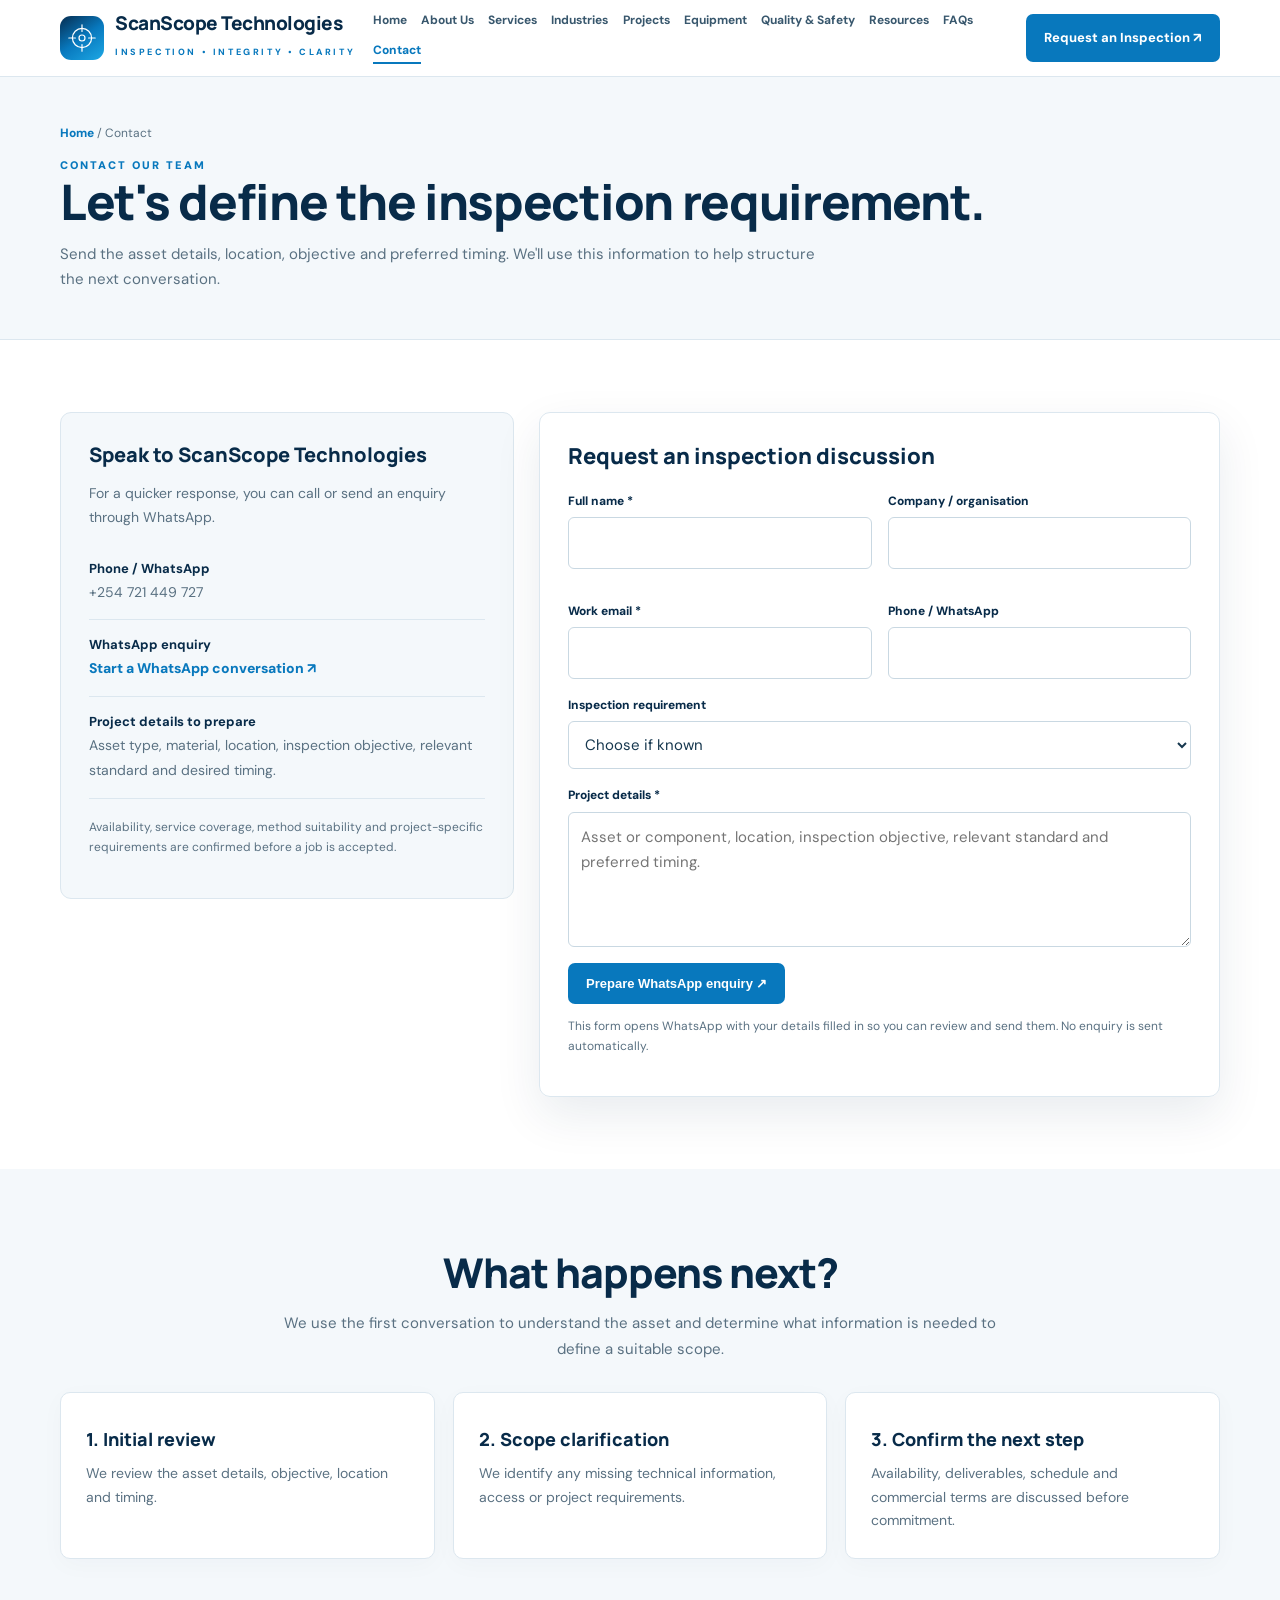
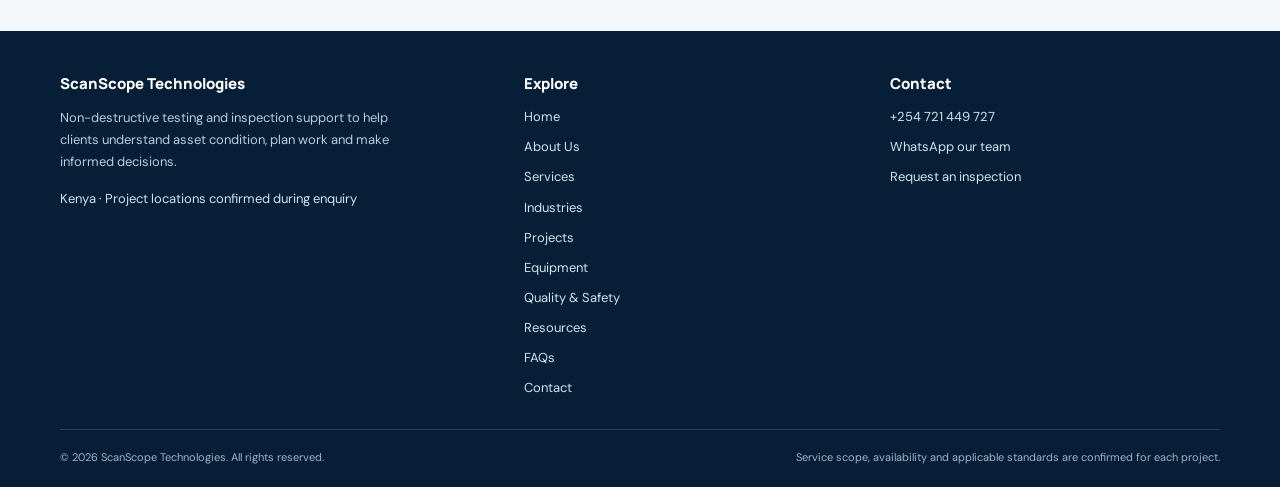
<file: contact.html>
<!doctype html>
<html lang="en"><head><meta charset="utf-8"><meta name="viewport" content="width=device-width, initial-scale=1"><title>Contact | ScanScope Technologies</title><meta name="description" content="Contact ScanScope Technologies to discuss a non-destructive testing or inspection requirement, request a scope review or ask about project availability."><meta name="theme-color" content="#062d50"><link rel="canonical" href="https://scanscopetechnologies.vercel.app/contact.html"><link rel="icon" href="favicon.svg" type="image/svg+xml"><link rel="preconnect" href="https://fonts.googleapis.com"><link rel="preconnect" href="https://fonts.gstatic.com" crossorigin><link href="https://fonts.googleapis.com/css2?family=DM+Sans:wght@400;500;600;700;800&family=Manrope:wght@400;500;600;700;800&display=swap" rel="stylesheet"><style>
:root{--navy:#082b49;--blue:#0878bd;--cyan:#1da8e5;--ink:#17384f;--muted:#5a7182;--line:#dce7ef;--pale:#f4f8fb;--white:#fff;--shadow:0 18px 48px rgba(6,45,80,.09)}
*{box-sizing:border-box}html{scroll-behavior:smooth;scroll-padding-top:100px}body{margin:0;color:var(--ink);font:15px/1.7 "DM Sans",Arial,sans-serif;background:#fff}a{color:inherit;text-decoration:none}img{max-width:100%;display:block}.wrap{width:min(1160px,calc(100% - 44px));margin:auto}
header{position:sticky;top:0;z-index:30;background:rgba(255,255,255,.96);backdrop-filter:blur(14px);border-bottom:1px solid var(--line)}.nav{min-height:82px;display:flex;align-items:center;gap:20px}.brand{display:flex;align-items:center;gap:11px;flex-shrink:0}.logo{width:44px;height:44px;border-radius:11px;background:linear-gradient(145deg,#062d50,#0878bd,#1da8e5);color:#fff;display:grid;place-items:center;font-weight:900;font-size:21px}.brand-name{font:800 19px/1.15 Manrope,Arial,sans-serif;color:var(--navy);letter-spacing:-.5px}.brand-sub{font-size:9px;letter-spacing:2.6px;color:var(--blue);font-weight:800}.navlinks{display:flex;align-items:center;gap:20px;margin-left:auto}.navlinks a{font-size:12px;font-weight:800;color:#38576d}.navlinks a:hover,.navlinks a[aria-current=page]{color:var(--blue)}.nav-cta,.btn{display:inline-flex;align-items:center;justify-content:center;border:1px solid transparent;border-radius:7px;padding:12px 17px;background:var(--blue);color:#fff;font-weight:800;font-size:13px;transition:.2s}.nav-cta:hover,.btn:hover{background:var(--navy);transform:translateY(-1px)}.btn.ghost{background:transparent;border-color:#9db6c7;color:#fff}.btn.white{background:#fff;color:var(--navy)}.menu{display:none}
.hero{background:radial-gradient(circle at 90% 20%,rgba(29,168,229,.2),transparent 28%),linear-gradient(125deg,#061f37,#073e66 65%,#0878bd);color:#fff;padding:78px 0 74px;position:relative;overflow:hidden}.hero:after{content:"";position:absolute;width:520px;height:520px;border:1px solid #ffffff22;border-radius:50%;right:-180px;bottom:-310px;box-shadow:0 0 0 55px #ffffff08,0 0 0 110px #ffffff06}.hero-grid{display:grid;grid-template-columns:1.15fr .85fr;gap:52px;align-items:center;position:relative;z-index:1}.eyebrow{font-size:11px;font-weight:900;letter-spacing:2px;text-transform:uppercase;color:#70d8f0}.hero h1{font:800 clamp(38px,5vw,61px)/1.08 Manrope,Arial,sans-serif;letter-spacing:-2px;margin:14px 0 18px;max-width:740px}.hero p{font-size:16px;color:#d5e7f2;max-width:650px}.hero-actions{display:flex;gap:12px;flex-wrap:wrap;margin-top:27px}.hero-visual img{width:100%;height:335px;object-fit:cover;border-radius:13px;box-shadow:0 22px 60px #0004}.hero-visual{position:relative}.visual-note{position:absolute;bottom:18px;left:-18px;background:#fff;color:var(--navy);padding:15px 18px;border-radius:8px;box-shadow:var(--shadow);max-width:250px;font-size:12px}.visual-note strong{display:block;font:800 15px Manrope,Arial,sans-serif}
main section{padding:72px 0}.section-head{max-width:740px;margin-bottom:30px}.section-head.center{text-align:center;margin-left:auto;margin-right:auto}.section-head h2{font:800 clamp(28px,3.4vw,41px)/1.15 Manrope,Arial,sans-serif;color:var(--navy);letter-spacing:-1px;margin:8px 0 14px}.section-head p{color:var(--muted)}.eyebrow.dark{color:var(--blue)}.grid3{display:grid;grid-template-columns:repeat(3,1fr);gap:18px}.grid2{display:grid;grid-template-columns:repeat(2,1fr);gap:18px}.card{padding:25px;border:1px solid var(--line);border-radius:10px;background:#fff;box-shadow:0 6px 24px #062d5007}.card h3{font:800 18px/1.3 Manrope,Arial,sans-serif;color:var(--navy);margin:10px 0}.card p{font-size:14px;color:var(--muted);margin:0}.iconbox{width:44px;height:44px;border-radius:9px;background:#e8f6fc;color:var(--blue);display:grid;place-items:center;font-size:20px;font-weight:900}.band{background:var(--pale)}.split{display:grid;grid-template-columns:1fr 1fr;gap:45px;align-items:center}.split img{height:350px;width:100%;object-fit:cover;border-radius:12px}.list{padding:0;list-style:none}.list li{position:relative;padding:9px 0 9px 27px;border-bottom:1px solid var(--line);color:#425d70}.list li:before{content:"✓";position:absolute;left:0;color:var(--blue);font-weight:900}.steps{counter-reset:step}.step{position:relative;padding:25px 22px;border-top:3px solid var(--blue);background:#fff}.step:before{counter-increment:step;content:"0" counter(step);font:800 22px Manrope,Arial,sans-serif;color:#8dcde8}.step h3{font:800 17px Manrope,Arial,sans-serif;color:var(--navy);margin:10px 0}.cta{background:linear-gradient(120deg,#062d50,#0878bd);color:#fff;padding:48px;border-radius:14px;display:flex;align-items:center;justify-content:space-between;gap:24px}.cta h2{font:800 clamp(25px,3vw,36px)/1.15 Manrope,Arial,sans-serif;margin:0 0 8px}.cta p{color:#d4e7f3;margin:0}.page-hero{background:var(--pale);padding:46px 0;border-bottom:1px solid var(--line)}.breadcrumbs{font-size:12px;color:var(--muted);margin-bottom:13px}.breadcrumbs a{color:var(--blue);font-weight:800}.page-hero h1{font:800 clamp(34px,4vw,49px)/1.12 Manrope,Arial,sans-serif;color:var(--navy);letter-spacing:-1.3px;margin:0 0 12px}.page-hero p{max-width:760px;color:var(--muted);margin:0}.faq details{padding:18px 0;border-bottom:1px solid var(--line)}.faq summary{font-weight:800;color:var(--navy);cursor:pointer}.faq details p{color:var(--muted);margin:12px 0 0}.contact-grid{display:grid;grid-template-columns:.8fr 1.2fr;gap:25px;align-items:start}.contact-card{padding:28px;border-radius:11px;background:var(--pale);border:1px solid var(--line)}.contact-card h3{font:800 20px Manrope,Arial,sans-serif;color:var(--navy);margin:0 0 12px}.contact-item{padding:14px 0;border-bottom:1px solid var(--line)}.contact-item strong{display:block;color:var(--navy);font-size:13px}.contact-item span{color:var(--muted);font-size:14px}.contact-form{padding:28px;border:1px solid var(--line);border-radius:11px;box-shadow:var(--shadow)}.form-grid{display:grid;grid-template-columns:1fr 1fr;gap:16px}.field{display:flex;flex-direction:column;gap:6px;margin-bottom:16px}.field label{font-size:12px;font-weight:800;color:var(--navy)}.field input,.field select,.field textarea{font:inherit;padding:12px;border:1px solid #c9d8e2;border-radius:6px;background:#fff;width:100%;color:var(--ink)}.field textarea{min-height:135px;resize:vertical}.form-note{font-size:12px;color:var(--muted)}footer{background:#061f37;color:#d2e2ed;padding:42px 0 20px}.footgrid{display:grid;grid-template-columns:1.3fr 1fr 1fr;gap:35px}.foot-title{font:800 15px Manrope,Arial,sans-serif;color:#fff;margin-bottom:12px}.footlinks{display:grid;gap:8px;font-size:13px}.footlinks a:hover{color:#70d8f0}.footcopy{border-top:1px solid #ffffff24;margin-top:30px;padding-top:18px;color:#9bb5c8;font-size:11px;display:flex;justify-content:space-between;gap:12px}
@media(max-width:980px){.navlinks{gap:12px}.navlinks a{font-size:11px}.nav-cta{display:none}.hero-grid{gap:30px}.servicegrid,.grid3{grid-template-columns:repeat(2,1fr)}}
@media(max-width:760px){.wrap{width:min(100% - 32px,1160px)}.nav{min-height:72px}.menu{display:block;margin-left:auto;border:1px solid var(--line);background:#fff;border-radius:7px;padding:5px 10px;font-size:22px;color:var(--navy)}.navlinks{display:none;position:absolute;top:71px;left:0;right:0;padding:14px 22px 20px;background:#fff;border-bottom:1px solid var(--line);box-shadow:0 12px 20px #062d5010;align-items:stretch;gap:0}.navlinks.open{display:flex;flex-direction:column}.navlinks a{padding:12px 0;font-size:13px;border-bottom:1px solid var(--line)}.hero{padding:54px 0}.hero-grid,.split,.contact-grid{grid-template-columns:1fr}.hero-visual img{height:250px}.visual-note{left:10px;bottom:10px}.grid3,.grid2,.servicegrid,.trustgrid{grid-template-columns:1fr}.hero h1{letter-spacing:-1.2px}.main section,main section{padding:52px 0}.cta{padding:27px;align-items:flex-start;flex-direction:column}.footgrid{grid-template-columns:1fr 1fr}.footgrid>div:first-child{grid-column:1/-1}.footcopy{flex-direction:column}.form-grid{grid-template-columns:1fr}.page-hero{padding:35px 0}}
@media(prefers-reduced-motion:reduce){*{scroll-behavior:auto!important;transition:none!important;animation:none!important}}

/* ScanScope corporate consistency layer */.brand .logo{flex:0 0 44px;display:grid;place-items:center;overflow:hidden}.brand .logo svg{width:30px;height:30px;display:block}header .nav{gap:18px}header .navlinks,header .nav-links{flex-wrap:wrap}header .navlinks a[aria-current="page"],header .nav-links a[aria-current="page"]{color:var(--blue,#0878bd);font-weight:900}header .navlinks a[aria-current="page"]::after,header .nav-links a[aria-current="page"]::after{content:"";display:block;height:2px;background:currentColor;margin-top:4px}footer a:focus-visible,header a:focus-visible,button:focus-visible,.btn:focus-visible{outline:3px solid #1da8e5;outline-offset:3px}@media(max-width:950px){header .nav{position:relative}header .navlinks.open,header .nav-links.open{display:flex;position:absolute;left:0;right:0;top:100%;z-index:100;background:#fff;border:1px solid var(--line,#dce7ef);box-shadow:0 18px 40px rgba(6,45,80,.14);padding:16px;border-radius:0 0 12px 12px;flex-direction:column;align-items:stretch;gap:0;max-height:75vh;overflow:auto}header .navlinks.open a,header .nav-links.open a{padding:10px 8px;border-bottom:1px solid #edf2f6}}@media(prefers-reduced-motion:reduce){html{scroll-behavior:auto}*,*::before,*::after{animation-duration:.01ms!important;animation-iteration-count:1!important;transition-duration:.01ms!important}}</style><link rel="stylesheet" href="site-shared.css">
<meta property="og:type" content="website"><meta property="og:site_name" content="ScanScope Technologies"><meta property="og:title" content="Contact | ScanScope Technologies"><meta property="og:url" content="https://scanscopetechnologies.vercel.app/contact.html"></head><body>
<header><div class="wrap nav"><a class="brand" href="index.html" aria-label="ScanScope Technologies home"><span class="logo"><svg aria-hidden="true" viewBox="0 0 50 50" fill="none"><circle cx="25" cy="25" r="16" stroke="white" stroke-width="2"/><circle cx="25" cy="25" r="5" stroke="white" stroke-width="2"/><path d="M25 3V14M25 36V47M3 25H14M36 25H47" stroke="white" stroke-linecap="round" stroke-width="2"/></svg></span><span><span class="brand-name">ScanScope Technologies</span><br><span class="brand-sub">INSPECTION • INTEGRITY • CLARITY</span></span></a><button class="menu" aria-label="Toggle navigation" aria-expanded="false">☰</button><nav class="navlinks"><a href="index.html#top">Home</a><a href="about.html">About Us</a><a href="capabilities.html">Services</a><a href="industries.html">Industries</a><a href="projects.html">Projects</a><a href="equipment.html">Equipment</a><a href="quality.html">Quality & Safety</a><a href="resources.html">Resources</a><a href="faq.html">FAQs</a><a href="contact.html">Contact</a></nav><a class="nav-cta" href="contact.html">Request an Inspection ↗</a></div></header><main><section class="page-hero"><div class="wrap"><div class="breadcrumbs"><a href="index.html">Home</a> / Contact</div><div class="eyebrow dark">CONTACT OUR TEAM</div><h1>Let's define the inspection requirement.</h1><p>Send the asset details, location, objective and preferred timing. We'll use this information to help structure the next conversation.</p></div></section>
<section><div class="wrap contact-grid"><aside class="contact-card"><h3>Speak to ScanScope Technologies</h3><p style="color:var(--muted);font-size:14px">For a quicker response, you can call or send an enquiry through WhatsApp.</p><div class="contact-item"><strong>Phone / WhatsApp</strong><span><a href="tel:+254721449727">+254 721 449 727</a></span></div><div class="contact-item"><strong>WhatsApp enquiry</strong><span><a style="color:var(--blue);font-weight:800" href="https://wa.me/254721449727?text=Hello%20ScanScope%20Technologies%2C%20I%20would%20like%20to%20discuss%20an%20inspection%20requirement.">Start a WhatsApp conversation ↗</a></span></div><div class="contact-item"><strong>Project details to prepare</strong><span>Asset type, material, location, inspection objective, relevant standard and desired timing.</span></div><p class="form-note" style="margin-top:18px">Availability, service coverage, method suitability and project-specific requirements are confirmed before a job is accepted.</p></aside><form action="#" id="inspection-request-form" class="contact-form"><h3 style="font:800 22px Manrope,Arial,sans-serif;color:var(--navy);margin:0 0 20px">Request an inspection discussion</h3><div class="form-grid"><div class="field"><label for="name">Full name *</label><input id="name" name="Name" autocomplete="name" required></div><div class="field"><label for="company">Company / organisation</label><input id="company" name="Company" autocomplete="organization"></div><div class="field"><label for="email">Work email *</label><input id="email" name="Email" type="email" autocomplete="email" required></div><div class="field"><label for="phone">Phone / WhatsApp</label><input id="phone" name="Phone" type="tel" autocomplete="tel"></div></div><div class="field"><label for="service">Inspection requirement</label><select id="service" name="Inspection type"><option value="">Choose if known</option><option>Ultrasonic Testing (UT)</option><option>Radiographic Testing (RT)</option><option>Visual Inspection</option><option>Thickness Measurement</option><option>Other / Need guidance</option></select></div><div class="field"><label for="message">Project details *</label><textarea id="message" name="Message" required placeholder="Asset or component, location, inspection objective, relevant standard and preferred timing."></textarea></div><button class="btn" type="submit">Prepare WhatsApp enquiry ↗</button><p class="form-note">This form opens WhatsApp with your details filled in so you can review and send them. No enquiry is sent automatically.</p></form></div></section>
<section class="band"><div class="wrap"><div class="section-head center"><h2>What happens next?</h2><p>We use the first conversation to understand the asset and determine what information is needed to define a suitable scope.</p></div><div class="grid3"><article class="card"><h3>1. Initial review</h3><p>We review the asset details, objective, location and timing.</p></article><article class="card"><h3>2. Scope clarification</h3><p>We identify any missing technical information, access or project requirements.</p></article><article class="card"><h3>3. Confirm the next step</h3><p>Availability, deliverables, schedule and commercial terms are discussed before commitment.</p></article></div></div></section>
<script>(function(){const f=document.getElementById('inspection-request-form');if(!f)return;f.addEventListener('submit',function(e){e.preventDefault();if(!f.reportValidity())return;const d=new FormData(f);const msg=['Inspection enquiry — ScanScope Technologies','Name: '+(d.get('Name')||''),'Company: '+(d.get('Company')||'Not provided'),'Email: '+(d.get('Email')||''),'Phone: '+(d.get('Phone')||'Not provided'),'Inspection type: '+(d.get('Inspection type')||'Need guidance'),'Project details: '+(d.get('Message')||'')].join('\n');window.open('https://wa.me/254721449727?text='+encodeURIComponent(msg),'_blank','noopener');});})();</script></main><footer><div class="wrap"><div class="footgrid"><div><div class="foot-title">ScanScope Technologies</div><p style="font-size:13px;max-width:350px;color:#b8ccda">Non-destructive testing and inspection support to help clients understand asset condition, plan work and make informed decisions.</p><p style="font-size:13px;margin-top:14px">Kenya · Project locations confirmed during enquiry</p></div><div><div class="foot-title">Explore</div><div class="footlinks"><a href="index.html">Home</a><a href="about.html">About Us</a><a href="capabilities.html">Services</a><a href="industries.html">Industries</a><a href="projects.html">Projects</a><a href="equipment.html">Equipment</a><a href="quality.html">Quality &amp; Safety</a><a href="resources.html">Resources</a><a href="faq.html">FAQs</a><a href="contact.html">Contact</a></div></div><div><div class="foot-title">Contact</div><div class="footlinks"><a href="tel:+254721449727">+254 721 449 727</a><a href="https://wa.me/254721449727?text=Hello%20ScanScope%20Technologies%2C%20I%20would%20like%20to%20discuss%20an%20inspection.">WhatsApp our team</a><a href="contact.html">Request an inspection</a></div></div></div><div class="footcopy"><span>© 2026 ScanScope Technologies. All rights reserved.</span><span>Service scope, availability and applicable standards are confirmed for each project.</span></div></div></footer><script>document.querySelectorAll('a[href^="#"]').forEach(a=>a.addEventListener('click',()=>document.querySelector('.navlinks')?.classList.remove('open')));</script><script src="site-shared.js" defer></script>
<script>(function(){const file=(location.pathname.split('/').pop()||'index.html').toLowerCase();document.querySelectorAll('header nav a').forEach(a=>{const target=((a.getAttribute('href')||'').split('#')[0]||'index.html').toLowerCase();if(target===file)a.setAttribute('aria-current','page');else a.removeAttribute('aria-current')})})();</script></body></html>
</file>
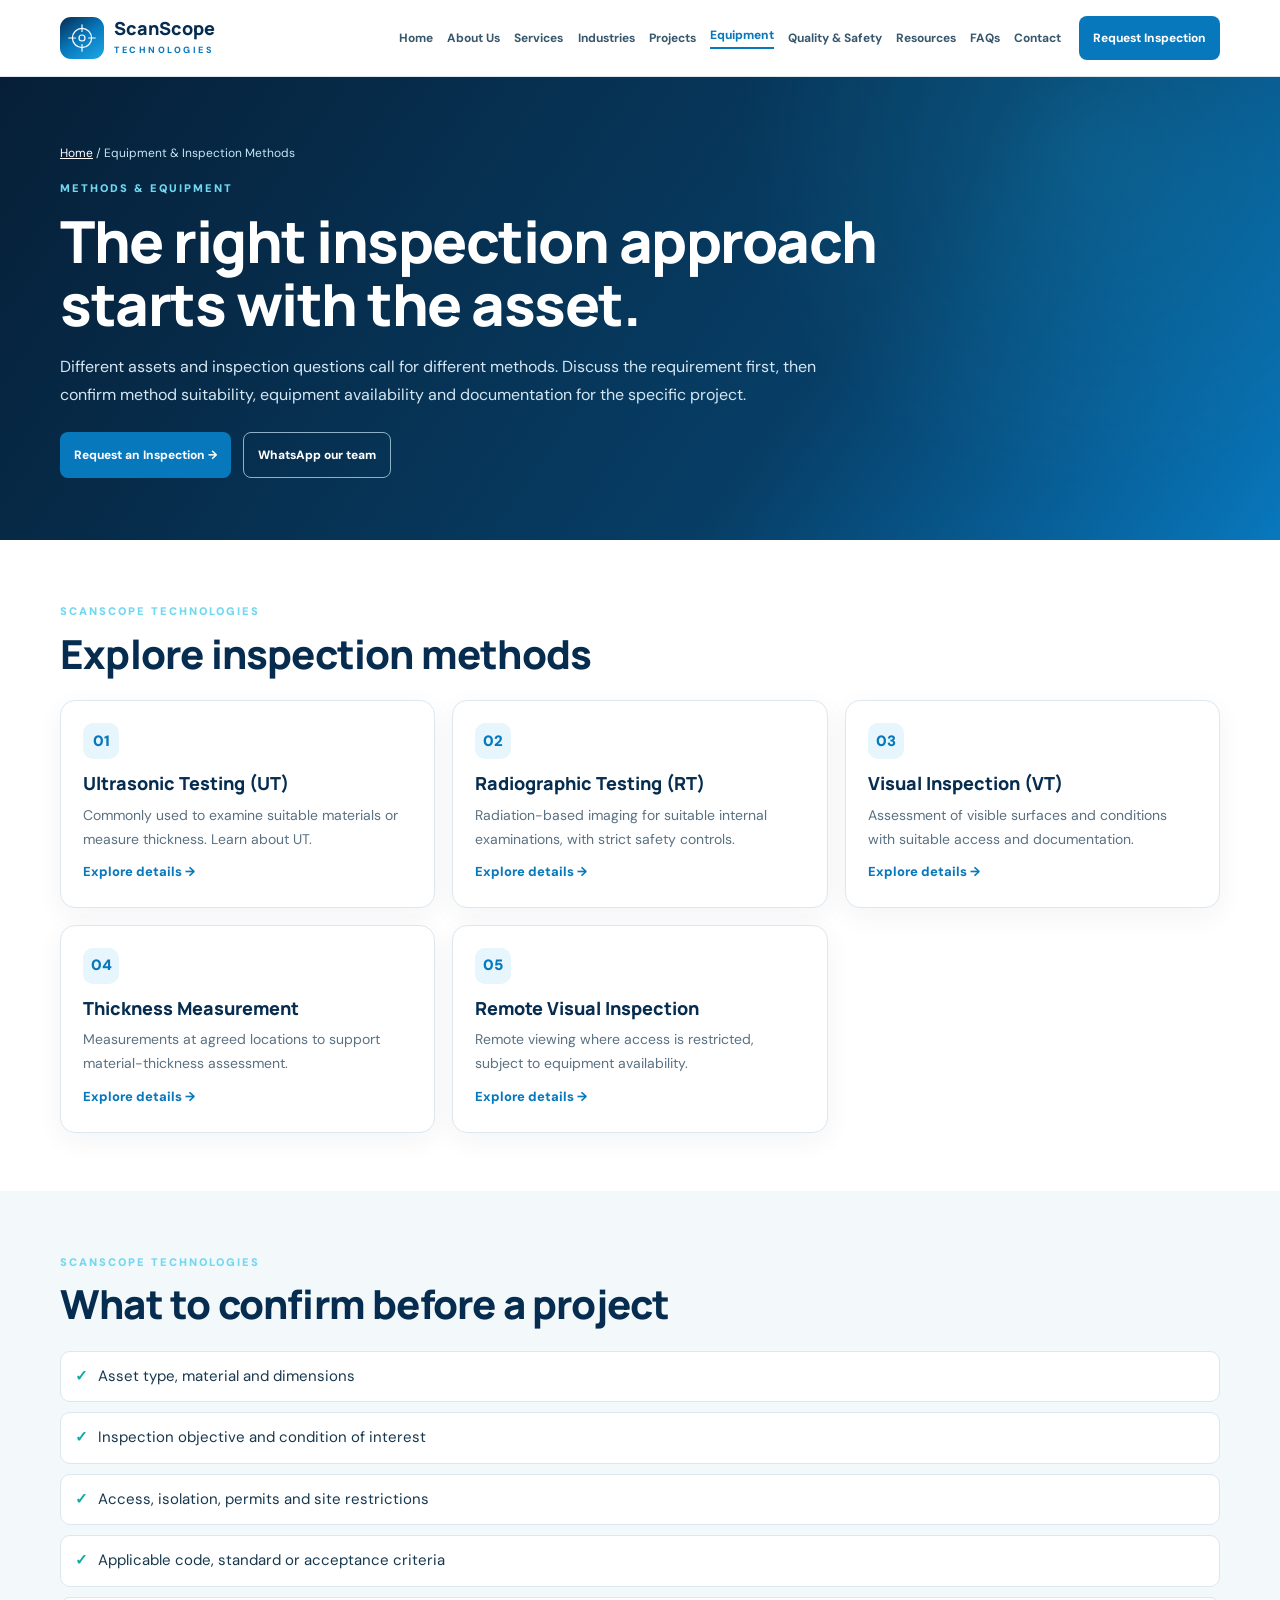
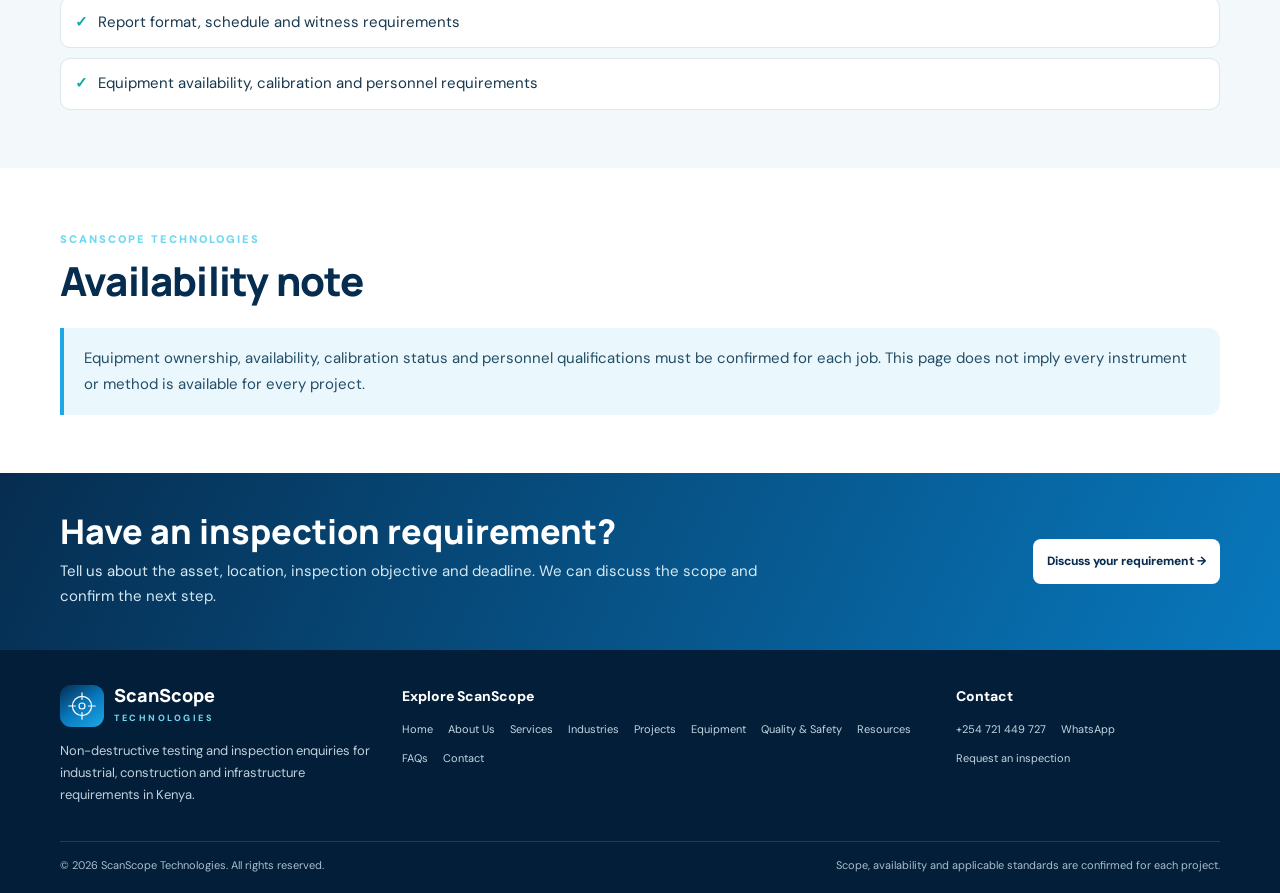
<file: equipment.html>
<!doctype html><html lang="en"><head><meta charset="utf-8"><meta name="viewport" content="width=device-width, initial-scale=1"><title>Equipment & Inspection Methods | ScanScope Technologies</title><meta name="description" content="How inspection methods and equipment are selected for NDT requirements, site conditions, reporting needs and project scope."><meta name="theme-color" content="#062d50"><link rel="canonical" href="https://scanscopetechnologies.vercel.app/equipment.html"><link rel="icon" href="favicon.svg" type="image/svg+xml"><link rel="preconnect" href="https://fonts.googleapis.com"><link rel="preconnect" href="https://fonts.gstatic.com" crossorigin><link href="https://fonts.googleapis.com/css2?family=DM+Sans:wght@400;500;600;700;800&family=Manrope:wght@400;500;600;700;800&display=swap" rel="stylesheet"><style>
:root{--navy:#062d50;--blue:#0878bd;--cyan:#1da8e5;--teal:#10a9a6;--ink:#17384f;--muted:#5a7182;--line:#dce7ef;--pale:#f3f8fb;--shadow:0 18px 48px rgba(6,45,80,.09)}*{box-sizing:border-box}html{scroll-behavior:smooth;scroll-padding-top:100px}body{margin:0;color:var(--ink);font:15px/1.7 "DM Sans",Arial,sans-serif;background:#fff}a{color:inherit;text-decoration:none}.wrap{width:min(1160px,calc(100% - 44px));margin:auto}header{position:sticky;top:0;z-index:30;background:rgba(255,255,255,.96);backdrop-filter:blur(14px);border-bottom:1px solid var(--line)}.nav{min-height:78px;display:flex;align-items:center;gap:14px}.brand{display:flex;align-items:center;gap:10px;flex-shrink:0}.logo{width:42px;height:42px;border-radius:11px;background:linear-gradient(145deg,#062d50,#0878bd,#1da8e5);color:#fff;display:grid;place-items:center;font-weight:900;font-size:20px}.brand-name{font:800 18px/1.15 Manrope,sans-serif;color:var(--navy)}.brand-sub{font-size:9px;letter-spacing:2.5px;color:var(--blue);font-weight:800}.navlinks{display:flex;align-items:center;gap:11px;margin-left:auto}.navlinks a{font-size:10px;font-weight:800;color:#38576d;white-space:nowrap}.navlinks a:hover,.navlinks a[aria-current=page]{color:var(--blue)}.nav-cta,.btn{display:inline-flex;align-items:center;justify-content:center;gap:8px;border:0;border-radius:8px;background:var(--blue);color:#fff;padding:12px 14px;font-weight:800;font-size:12px;transition:.2s}.nav-cta:hover,.btn:hover{background:var(--navy);transform:translateY(-2px)}.btn.outline{background:transparent;border:1px solid #8fb1c8;color:#fff}.menu{display:none;border:1px solid var(--line);border-radius:8px;background:#fff;color:var(--navy);font-size:23px;padding:5px 11px}.hero{background:radial-gradient(circle at 85% 15%,#19a9d733,transparent 30%),linear-gradient(125deg,#061f37,#073e66 64%,#0878bd);color:#fff;padding:66px 0 62px;position:relative;overflow:hidden}.hero h1{font:800 clamp(36px,5vw,58px)/1.08 Manrope,sans-serif;letter-spacing:-1.5px;margin:12px 0 18px;max-width:900px}.hero p{font-size:16px;color:#d5e7f2;max-width:800px}.eyebrow{font-size:11px;letter-spacing:2px;text-transform:uppercase;font-weight:900;color:#70d8f0}.crumb{font-size:12px;color:#c4e7f6;margin-bottom:16px}.crumb a{color:white;text-decoration:underline}.hero-actions{display:flex;gap:12px;flex-wrap:wrap;margin-top:24px}section{padding:58px 0}.soft{background:var(--pale)}.sectionhead{max-width:800px;margin-bottom:24px}.sectionhead h2{font:800 clamp(27px,3.5vw,40px)/1.12 Manrope,sans-serif;color:var(--navy);margin:8px 0 12px;letter-spacing:-.8px}.lead{color:var(--muted);font-size:16px;margin:0}.grid{display:grid;grid-template-columns:repeat(3,minmax(0,1fr));gap:17px}.card{height:100%;background:#fff;border:1px solid var(--line);border-radius:15px;padding:22px;box-shadow:0 8px 28px #062d500d}.card h3{font:800 18px/1.25 Manrope,sans-serif;color:var(--navy);margin:0 0 9px}.card p{color:var(--muted);font-size:14px;margin:0 0 8px}.num{display:grid;place-items:center;width:36px;height:36px;border-radius:10px;background:#e6f6fc;color:var(--blue);font-weight:900;margin-bottom:13px}.textlink{color:var(--blue);font-weight:800;font-size:13px}.checklist{list-style:none;margin:0;padding:0;display:grid;gap:10px}.checklist li{padding:12px 14px;border:1px solid var(--line);border-radius:10px;background:#fff}.checklist li:before{content:"✓";color:var(--teal);font-weight:900;margin-right:10px}.note{border-left:4px solid var(--cyan);background:#eaf8fd;padding:18px 20px;border-radius:0 12px 12px 0;color:#234d66}.cta{background:linear-gradient(115deg,#062d50,#0878bd);color:#fff;padding:40px 0}.ctainner{display:flex;align-items:center;justify-content:space-between;gap:25px}.ctainner h2{font:800 clamp(25px,3vw,34px)/1.1 Manrope;margin:0 0 8px}.ctainner p{color:#d6e9f3;margin:0;max-width:700px}.ctainner .btn{background:#fff;color:var(--navy);flex-shrink:0}details{border:1px solid var(--line);border-radius:12px;background:#fff;padding:17px 19px}details+details{margin-top:12px}summary{cursor:pointer;font-weight:800;color:var(--navy)}details p{color:var(--muted);margin:12px 0 0;font-size:14px}footer{background:#031e38;color:#fff;padding:35px 0 18px}.footgrid{display:grid;grid-template-columns:1.2fr 2fr 1fr;gap:25px}.footgrid p{font-size:13px;color:#bfd0dc}.foot-title{font-weight:800;font-size:14px;margin-bottom:12px}.footlinks{display:flex;flex-wrap:wrap;gap:10px 15px}.footlinks a{font-size:11px;color:#c4d6e2}.bottom{border-top:1px solid #ffffff20;margin-top:22px;padding-top:14px;display:flex;justify-content:space-between;gap:12px;font-size:11px;color:#a9bfce}@media(max-width:1180px){.navlinks{gap:7px}.navlinks a{font-size:9px}.nav{gap:9px}.brand-name{font-size:16px}.nav-cta{font-size:10px;padding:10px}}@media(max-width:1000px){.navlinks,.nav>.nav-cta{display:none}.menu{display:block;margin-left:auto}.navlinks.open{display:flex;position:absolute;top:70px;left:14px;right:14px;padding:14px;background:#fff;border:1px solid var(--line);border-radius:13px;box-shadow:var(--shadow);flex-direction:column;align-items:stretch;gap:2px;max-height:calc(100svh - 95px);overflow:auto}.navlinks.open a{padding:12px;font-size:14px;border-radius:8px}.navlinks.open a:hover{background:var(--pale)}.grid{grid-template-columns:repeat(2,minmax(0,1fr))}.footgrid{grid-template-columns:1fr 1fr}.footgrid>div:first-child{grid-column:1/-1}}@media(max-width:620px){.wrap{width:calc(100% - 28px)}.hero{padding:44px 0}.hero h1{font-size:clamp(34px,10vw,45px)}section{padding:42px 0}.grid{grid-template-columns:1fr}.ctainner{align-items:flex-start;flex-direction:column}.ctainner .btn{width:100%}.footgrid{grid-template-columns:1fr}.footgrid>div:first-child{grid-column:auto}.bottom{flex-direction:column}}
/* ScanScope corporate consistency layer */
.brand .logo{flex:0 0 44px;display:grid;place-items:center;overflow:hidden}.brand .logo svg{width:30px;height:30px;display:block}
header .nav{gap:18px}header .navlinks,header .nav-links{flex-wrap:wrap}
header .navlinks a[aria-current="page"],header .nav-links a[aria-current="page"]{color:var(--blue,#0878bd);font-weight:900}
header .navlinks a[aria-current="page"]::after,header .nav-links a[aria-current="page"]::after{content:"";display:block;height:2px;background:currentColor;margin-top:4px}
header .navlinks a,header .nav-links a{transition:color .18s ease}
footer a:focus-visible,header a:focus-visible,button:focus-visible,.btn:focus-visible{outline:3px solid #1da8e5;outline-offset:3px}
@media(max-width:950px){header .nav{position:relative}header .navlinks.open,header .nav-links.open{display:flex;position:absolute;left:0;right:0;top:100%;z-index:100;background:#fff;border:1px solid var(--line,#dce7ef);box-shadow:0 18px 40px rgba(6,45,80,.14);padding:16px;border-radius:0 0 12px 12px;flex-direction:column;align-items:stretch;gap:0;max-height:75vh;overflow:auto}header .navlinks.open a,header .nav-links.open a{padding:10px 8px;border-bottom:1px solid #edf2f6}}
@media(prefers-reduced-motion:reduce){html{scroll-behavior:auto}*,*::before,*::after{animation-duration:.01ms!important;animation-iteration-count:1!important;transition-duration:.01ms!important}}</style><meta property="og:type" content="website"><meta property="og:site_name" content="ScanScope Technologies"><meta property="og:title" content="Equipment & Inspection Methods | ScanScope Technologies"><meta property="og:url" content="https://scanscopetechnologies.vercel.app/equipment.html"><link rel="stylesheet" href="site-shared.css">
</head><body><header><div class="wrap nav"><a class="brand" href="index.html#top"><span class="logo"><svg aria-hidden="true" viewBox="0 0 50 50" fill="none"><circle cx="25" cy="25" r="16" stroke="white" stroke-width="2"/><circle cx="25" cy="25" r="5" stroke="white" stroke-width="2"/><path d="M25 3V14M25 36V47M3 25H14M36 25H47" stroke="white" stroke-linecap="round" stroke-width="2"/></svg></span><span><span class="brand-name">ScanScope</span><span class="brand-sub" style="display:block">TECHNOLOGIES</span></span></a><nav class="navlinks" id="navlinks" aria-label="Main navigation"><a href="index.html#top">Home</a><a href="about.html">About Us</a><a href="capabilities.html">Services</a><a href="industries.html">Industries</a><a href="projects.html">Projects</a><a href="equipment.html" aria-current="page">Equipment</a><a href="quality.html">Quality & Safety</a><a href="resources.html">Resources</a><a href="faq.html">FAQs</a><a href="contact.html">Contact</a></nav><a class="nav-cta" href="contact.html">Request Inspection</a><button class="menu" id="menu" aria-label="Open navigation" aria-expanded="false">☰</button></div></header><main><section class="hero"><div class="wrap"><div class="crumb"><a href="index.html">Home</a> / Equipment & Inspection Methods</div><div class="eyebrow">METHODS & EQUIPMENT</div><h1>The right inspection approach starts with the asset.</h1><p>Different assets and inspection questions call for different methods. Discuss the requirement first, then confirm method suitability, equipment availability and documentation for the specific project.</p><div class="hero-actions"><a class="btn" href="contact.html">Request an Inspection →</a><a class="btn outline" href="https://wa.me/254721449727?text=Hello%20ScanScope%20Technologies%2C%20I%20would%20like%20to%20discuss%20an%20inspection." target="_blank" rel="noopener">WhatsApp our team</a></div></div></section><section class=""><div class="wrap"><div class="sectionhead"><span class="eyebrow">SCANSCOPE TECHNOLOGIES</span><h2>Explore inspection methods</h2></div><div class="grid"><article class="card"><span class="num">01</span><h3>Ultrasonic Testing (UT)</h3><p>Commonly used to examine suitable materials or measure thickness. Learn about UT.</p><a class="textlink" href="ultrasonic-testing.html">Explore details →</a></article><article class="card"><span class="num">02</span><h3>Radiographic Testing (RT)</h3><p>Radiation-based imaging for suitable internal examinations, with strict safety controls.</p><a class="textlink" href="radiographic-testing.html">Explore details →</a></article><article class="card"><span class="num">03</span><h3>Visual Inspection (VT)</h3><p>Assessment of visible surfaces and conditions with suitable access and documentation.</p><a class="textlink" href="visual-inspection.html">Explore details →</a></article><article class="card"><span class="num">04</span><h3>Thickness Measurement</h3><p>Measurements at agreed locations to support material-thickness assessment.</p><a class="textlink" href="thickness-measurement.html">Explore details →</a></article><article class="card"><span class="num">05</span><h3>Remote Visual Inspection</h3><p>Remote viewing where access is restricted, subject to equipment availability.</p><a class="textlink" href="remote-visual-inspection.html">Explore details →</a></article></div></div></section><section class="soft"><div class="wrap"><div class="sectionhead"><span class="eyebrow">SCANSCOPE TECHNOLOGIES</span><h2>What to confirm before a project</h2></div><ul class="checklist"><li>Asset type, material and dimensions</li><li>Inspection objective and condition of interest</li><li>Access, isolation, permits and site restrictions</li><li>Applicable code, standard or acceptance criteria</li><li>Report format, schedule and witness requirements</li><li>Equipment availability, calibration and personnel requirements</li></ul></div></section><section class=""><div class="wrap"><div class="sectionhead"><span class="eyebrow">SCANSCOPE TECHNOLOGIES</span><h2>Availability note</h2></div><div class="note">Equipment ownership, availability, calibration status and personnel qualifications must be confirmed for each job. This page does not imply every instrument or method is available for every project.</div></div></section><section class="cta"><div class="wrap ctainner"><div><h2>Have an inspection requirement?</h2><p>Tell us about the asset, location, inspection objective and deadline. We can discuss the scope and confirm the next step.</p></div><a class="btn" href="contact.html">Discuss your requirement →</a></div></section></main><footer><div class="wrap"><div class="footgrid"><div><a class="brand" href="index.html#top"><span class="logo"><svg aria-hidden="true" viewBox="0 0 50 50" fill="none"><circle cx="25" cy="25" r="16" stroke="white" stroke-width="2"/><circle cx="25" cy="25" r="5" stroke="white" stroke-width="2"/><path d="M25 3V14M25 36V47M3 25H14M36 25H47" stroke="white" stroke-linecap="round" stroke-width="2"/></svg></span><span><span class="brand-name" style="color:white">ScanScope</span><span class="brand-sub" style="display:block;color:#70d8f0">TECHNOLOGIES</span></span></a><p>Non-destructive testing and inspection enquiries for industrial, construction and infrastructure requirements in Kenya.</p></div><div><div class="foot-title">Explore ScanScope</div><nav class="footlinks"><a href="index.html#top">Home</a><a href="about.html">About Us</a><a href="capabilities.html">Services</a><a href="industries.html">Industries</a><a href="projects.html">Projects</a><a href="equipment.html" aria-current="page">Equipment</a><a href="quality.html">Quality & Safety</a><a href="resources.html">Resources</a><a href="faq.html">FAQs</a><a href="contact.html">Contact</a></nav></div><div><div class="foot-title">Contact</div><div class="footlinks"><a href="tel:+254721449727">+254 721 449 727</a><a href="https://wa.me/254721449727">WhatsApp</a><a href="contact.html">Request an inspection</a></div></div></div><div class="bottom"><span>© 2026 ScanScope Technologies. All rights reserved.</span><span>Scope, availability and applicable standards are confirmed for each project.</span></div></div></footer><script>const menu=document.getElementById('menu'),links=document.getElementById('navlinks');if(menu&&links){menu.addEventListener('click',()=>{const open=links.classList.toggle('open');menu.setAttribute('aria-expanded',String(open));menu.textContent=open?'×':'☰'});links.querySelectorAll('a').forEach(a=>a.addEventListener('click',()=>{links.classList.remove('open');menu.setAttribute('aria-expanded','false');menu.textContent='☰'}));document.addEventListener('click',e=>{if(!menu.contains(e.target)&&!links.contains(e.target)){links.classList.remove('open');menu.setAttribute('aria-expanded','false');menu.textContent='☰'}})}</script><script>(function(){const file=(location.pathname.split('/').pop()||'index.html').toLowerCase();document.querySelectorAll('header nav a').forEach(a=>{const target=((a.getAttribute('href')||'').split('#')[0]||'index.html').toLowerCase();if(target===file)a.setAttribute('aria-current','page');else a.removeAttribute('aria-current')})})();</script><script src="site-shared.js" defer></script>
</body></html>
</file>
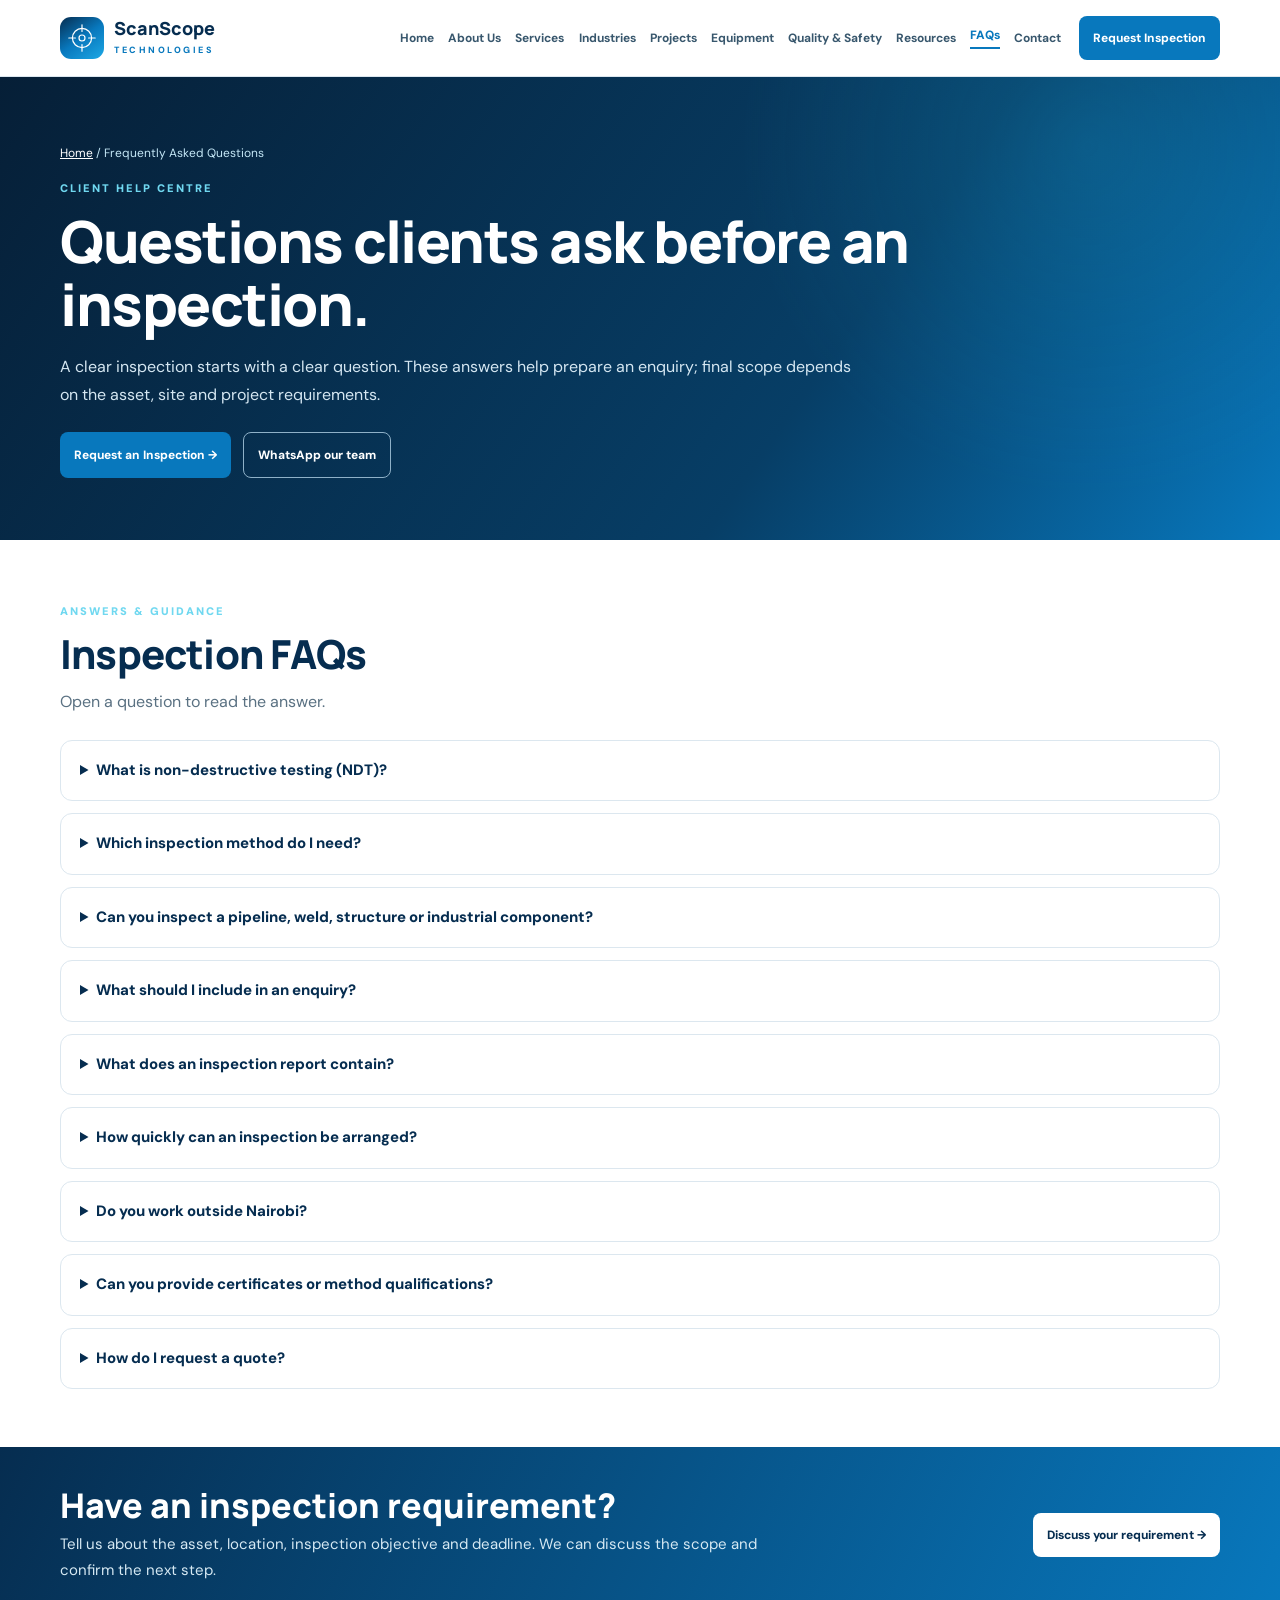
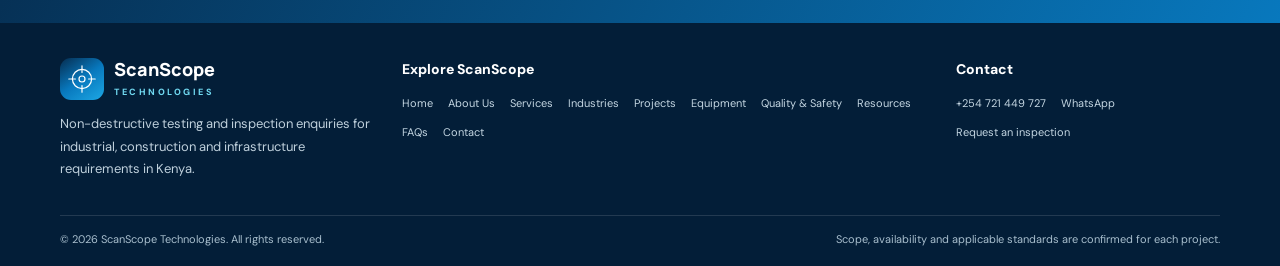
<file: faq.html>
<!doctype html><html lang="en"><head><meta charset="utf-8"><meta name="viewport" content="width=device-width, initial-scale=1"><title>Frequently Asked Questions | ScanScope Technologies</title><meta name="description" content="Answers about NDT inspections, project scoping, site preparation, reports and requesting services from ScanScope Technologies."><meta name="theme-color" content="#062d50"><link rel="canonical" href="https://scanscopetechnologies.vercel.app/faq.html"><link rel="icon" href="favicon.svg" type="image/svg+xml"><link rel="preconnect" href="https://fonts.googleapis.com"><link rel="preconnect" href="https://fonts.gstatic.com" crossorigin><link href="https://fonts.googleapis.com/css2?family=DM+Sans:wght@400;500;600;700;800&family=Manrope:wght@400;500;600;700;800&display=swap" rel="stylesheet"><style>
:root{--navy:#062d50;--blue:#0878bd;--cyan:#1da8e5;--teal:#10a9a6;--ink:#17384f;--muted:#5a7182;--line:#dce7ef;--pale:#f3f8fb;--shadow:0 18px 48px rgba(6,45,80,.09)}*{box-sizing:border-box}html{scroll-behavior:smooth;scroll-padding-top:100px}body{margin:0;color:var(--ink);font:15px/1.7 "DM Sans",Arial,sans-serif;background:#fff}a{color:inherit;text-decoration:none}.wrap{width:min(1160px,calc(100% - 44px));margin:auto}header{position:sticky;top:0;z-index:30;background:rgba(255,255,255,.96);backdrop-filter:blur(14px);border-bottom:1px solid var(--line)}.nav{min-height:78px;display:flex;align-items:center;gap:14px}.brand{display:flex;align-items:center;gap:10px;flex-shrink:0}.logo{width:42px;height:42px;border-radius:11px;background:linear-gradient(145deg,#062d50,#0878bd,#1da8e5);color:#fff;display:grid;place-items:center;font-weight:900;font-size:20px}.brand-name{font:800 18px/1.15 Manrope,sans-serif;color:var(--navy)}.brand-sub{font-size:9px;letter-spacing:2.5px;color:var(--blue);font-weight:800}.navlinks{display:flex;align-items:center;gap:11px;margin-left:auto}.navlinks a{font-size:10px;font-weight:800;color:#38576d;white-space:nowrap}.navlinks a:hover,.navlinks a[aria-current=page]{color:var(--blue)}.nav-cta,.btn{display:inline-flex;align-items:center;justify-content:center;gap:8px;border:0;border-radius:8px;background:var(--blue);color:#fff;padding:12px 14px;font-weight:800;font-size:12px;transition:.2s}.nav-cta:hover,.btn:hover{background:var(--navy);transform:translateY(-2px)}.btn.outline{background:transparent;border:1px solid #8fb1c8;color:#fff}.menu{display:none;border:1px solid var(--line);border-radius:8px;background:#fff;color:var(--navy);font-size:23px;padding:5px 11px}.hero{background:radial-gradient(circle at 85% 15%,#19a9d733,transparent 30%),linear-gradient(125deg,#061f37,#073e66 64%,#0878bd);color:#fff;padding:66px 0 62px;position:relative;overflow:hidden}.hero h1{font:800 clamp(36px,5vw,58px)/1.08 Manrope,sans-serif;letter-spacing:-1.5px;margin:12px 0 18px;max-width:900px}.hero p{font-size:16px;color:#d5e7f2;max-width:800px}.eyebrow{font-size:11px;letter-spacing:2px;text-transform:uppercase;font-weight:900;color:#70d8f0}.crumb{font-size:12px;color:#c4e7f6;margin-bottom:16px}.crumb a{color:white;text-decoration:underline}.hero-actions{display:flex;gap:12px;flex-wrap:wrap;margin-top:24px}section{padding:58px 0}.soft{background:var(--pale)}.sectionhead{max-width:800px;margin-bottom:24px}.sectionhead h2{font:800 clamp(27px,3.5vw,40px)/1.12 Manrope,sans-serif;color:var(--navy);margin:8px 0 12px;letter-spacing:-.8px}.lead{color:var(--muted);font-size:16px;margin:0}.grid{display:grid;grid-template-columns:repeat(3,minmax(0,1fr));gap:17px}.card{height:100%;background:#fff;border:1px solid var(--line);border-radius:15px;padding:22px;box-shadow:0 8px 28px #062d500d}.card h3{font:800 18px/1.25 Manrope,sans-serif;color:var(--navy);margin:0 0 9px}.card p{color:var(--muted);font-size:14px;margin:0 0 8px}.num{display:grid;place-items:center;width:36px;height:36px;border-radius:10px;background:#e6f6fc;color:var(--blue);font-weight:900;margin-bottom:13px}.textlink{color:var(--blue);font-weight:800;font-size:13px}.checklist{list-style:none;margin:0;padding:0;display:grid;gap:10px}.checklist li{padding:12px 14px;border:1px solid var(--line);border-radius:10px;background:#fff}.checklist li:before{content:"✓";color:var(--teal);font-weight:900;margin-right:10px}.note{border-left:4px solid var(--cyan);background:#eaf8fd;padding:18px 20px;border-radius:0 12px 12px 0;color:#234d66}.cta{background:linear-gradient(115deg,#062d50,#0878bd);color:#fff;padding:40px 0}.ctainner{display:flex;align-items:center;justify-content:space-between;gap:25px}.ctainner h2{font:800 clamp(25px,3vw,34px)/1.1 Manrope;margin:0 0 8px}.ctainner p{color:#d6e9f3;margin:0;max-width:700px}.ctainner .btn{background:#fff;color:var(--navy);flex-shrink:0}details{border:1px solid var(--line);border-radius:12px;background:#fff;padding:17px 19px}details+details{margin-top:12px}summary{cursor:pointer;font-weight:800;color:var(--navy)}details p{color:var(--muted);margin:12px 0 0;font-size:14px}footer{background:#031e38;color:#fff;padding:35px 0 18px}.footgrid{display:grid;grid-template-columns:1.2fr 2fr 1fr;gap:25px}.footgrid p{font-size:13px;color:#bfd0dc}.foot-title{font-weight:800;font-size:14px;margin-bottom:12px}.footlinks{display:flex;flex-wrap:wrap;gap:10px 15px}.footlinks a{font-size:11px;color:#c4d6e2}.bottom{border-top:1px solid #ffffff20;margin-top:22px;padding-top:14px;display:flex;justify-content:space-between;gap:12px;font-size:11px;color:#a9bfce}@media(max-width:1180px){.navlinks{gap:7px}.navlinks a{font-size:9px}.nav{gap:9px}.brand-name{font-size:16px}.nav-cta{font-size:10px;padding:10px}}@media(max-width:1000px){.navlinks,.nav>.nav-cta{display:none}.menu{display:block;margin-left:auto}.navlinks.open{display:flex;position:absolute;top:70px;left:14px;right:14px;padding:14px;background:#fff;border:1px solid var(--line);border-radius:13px;box-shadow:var(--shadow);flex-direction:column;align-items:stretch;gap:2px;max-height:calc(100svh - 95px);overflow:auto}.navlinks.open a{padding:12px;font-size:14px;border-radius:8px}.navlinks.open a:hover{background:var(--pale)}.grid{grid-template-columns:repeat(2,minmax(0,1fr))}.footgrid{grid-template-columns:1fr 1fr}.footgrid>div:first-child{grid-column:1/-1}}@media(max-width:620px){.wrap{width:calc(100% - 28px)}.hero{padding:44px 0}.hero h1{font-size:clamp(34px,10vw,45px)}section{padding:42px 0}.grid{grid-template-columns:1fr}.ctainner{align-items:flex-start;flex-direction:column}.ctainner .btn{width:100%}.footgrid{grid-template-columns:1fr}.footgrid>div:first-child{grid-column:auto}.bottom{flex-direction:column}}
/* ScanScope corporate consistency layer */.brand .logo{flex:0 0 44px;display:grid;place-items:center;overflow:hidden}.brand .logo svg{width:30px;height:30px;display:block}header .nav{gap:18px}header .navlinks,header .nav-links{flex-wrap:wrap}header .navlinks a[aria-current="page"],header .nav-links a[aria-current="page"]{color:var(--blue,#0878bd);font-weight:900}header .navlinks a[aria-current="page"]::after,header .nav-links a[aria-current="page"]::after{content:"";display:block;height:2px;background:currentColor;margin-top:4px}footer a:focus-visible,header a:focus-visible,button:focus-visible,.btn:focus-visible{outline:3px solid #1da8e5;outline-offset:3px}@media(max-width:950px){header .nav{position:relative}header .navlinks.open,header .nav-links.open{display:flex;position:absolute;left:0;right:0;top:100%;z-index:100;background:#fff;border:1px solid var(--line,#dce7ef);box-shadow:0 18px 40px rgba(6,45,80,.14);padding:16px;border-radius:0 0 12px 12px;flex-direction:column;align-items:stretch;gap:0;max-height:75vh;overflow:auto}header .navlinks.open a,header .nav-links.open a{padding:10px 8px;border-bottom:1px solid #edf2f6}}@media(prefers-reduced-motion:reduce){html{scroll-behavior:auto}*,*::before,*::after{animation-duration:.01ms!important;animation-iteration-count:1!important;transition-duration:.01ms!important}}</style><link rel="stylesheet" href="site-shared.css">
<meta property="og:type" content="website"><meta property="og:site_name" content="ScanScope Technologies"><meta property="og:title" content="Frequently Asked Questions | ScanScope Technologies"><meta property="og:url" content="https://scanscopetechnologies.vercel.app/faq.html"></head><body><header><div class="wrap nav"><a class="brand" href="index.html#top"><span class="logo"><svg aria-hidden="true" viewBox="0 0 50 50" fill="none"><circle cx="25" cy="25" r="16" stroke="white" stroke-width="2"/><circle cx="25" cy="25" r="5" stroke="white" stroke-width="2"/><path d="M25 3V14M25 36V47M3 25H14M36 25H47" stroke="white" stroke-linecap="round" stroke-width="2"/></svg></span><span><span class="brand-name">ScanScope</span><span class="brand-sub" style="display:block">TECHNOLOGIES</span></span></a><nav class="navlinks" id="navlinks" aria-label="Main navigation"><a href="index.html#top">Home</a><a href="about.html">About Us</a><a href="capabilities.html">Services</a><a href="industries.html">Industries</a><a href="projects.html">Projects</a><a href="equipment.html">Equipment</a><a href="quality.html">Quality & Safety</a><a href="resources.html">Resources</a><a href="faq.html" aria-current="page">FAQs</a><a href="contact.html">Contact</a></nav><a class="nav-cta" href="contact.html">Request Inspection</a><button class="menu" id="menu" aria-label="Open navigation" aria-expanded="false">☰</button></div></header><main><section class="hero"><div class="wrap"><div class="crumb"><a href="index.html">Home</a> / Frequently Asked Questions</div><div class="eyebrow">CLIENT HELP CENTRE</div><h1>Questions clients ask before an inspection.</h1><p>A clear inspection starts with a clear question. These answers help prepare an enquiry; final scope depends on the asset, site and project requirements.</p><div class="hero-actions"><a class="btn" href="contact.html">Request an Inspection →</a><a class="btn outline" href="https://wa.me/254721449727?text=Hello%20ScanScope%20Technologies%2C%20I%20would%20like%20to%20discuss%20an%20inspection." target="_blank" rel="noopener">WhatsApp our team</a></div></div></section><section><div class="wrap"><div class="sectionhead"><span class="eyebrow">ANSWERS & GUIDANCE</span><h2>Inspection FAQs</h2><p class="lead">Open a question to read the answer.</p></div><details><summary>What is non-destructive testing (NDT)?</summary><p>NDT uses inspection methods to evaluate materials or components without intentionally damaging them. The right method depends on the asset and inspection objective.</p></details><details><summary>Which inspection method do I need?</summary><p>That depends on what you need to find, the material and geometry, access, acceptance criteria and site restrictions. Share these details so a suitable scope can be discussed.</p></details><details><summary>Can you inspect a pipeline, weld, structure or industrial component?</summary><p>Send the asset type, location, inspection objective and applicable specification. The team must confirm capability, suitability and availability before a job is agreed.</p></details><details><summary>What should I include in an enquiry?</summary><p>Include your company and contact details, site location, asset type, objective, quantity or dimensions, deadline and any relevant drawings or specifications.</p></details><details><summary>What does an inspection report contain?</summary><p>The agreed report may include scope, method, inspected locations, observations, results, limitations and references to criteria provided and agreed for the project.</p></details><details><summary>How quickly can an inspection be arranged?</summary><p>Timing depends on location, access, permits, personnel and equipment availability, method and reporting needs. Share your deadline for confirmation.</p></details><details><summary>Do you work outside Nairobi?</summary><p>Project locations and mobilisation are confirmed during enquiry. Please share the exact site location and required dates.</p></details><details><summary>Can you provide certificates or method qualifications?</summary><p>Ask for the specific documents relevant to your tender. Only current, applicable qualifications and certifications should be represented as held or available.</p></details><details><summary>How do I request a quote?</summary><p>Use the contact page or WhatsApp to describe your inspection requirement. The team can clarify the scope and confirm what information is needed for a quotation.</p></details></div></section><section class="cta"><div class="wrap ctainner"><div><h2>Have an inspection requirement?</h2><p>Tell us about the asset, location, inspection objective and deadline. We can discuss the scope and confirm the next step.</p></div><a class="btn" href="contact.html">Discuss your requirement →</a></div></section></main><footer><div class="wrap"><div class="footgrid"><div><a class="brand" href="index.html#top"><span class="logo"><svg aria-hidden="true" viewBox="0 0 50 50" fill="none"><circle cx="25" cy="25" r="16" stroke="white" stroke-width="2"/><circle cx="25" cy="25" r="5" stroke="white" stroke-width="2"/><path d="M25 3V14M25 36V47M3 25H14M36 25H47" stroke="white" stroke-linecap="round" stroke-width="2"/></svg></span><span><span class="brand-name" style="color:white">ScanScope</span><span class="brand-sub" style="display:block;color:#70d8f0">TECHNOLOGIES</span></span></a><p>Non-destructive testing and inspection enquiries for industrial, construction and infrastructure requirements in Kenya.</p></div><div><div class="foot-title">Explore ScanScope</div><nav class="footlinks"><a href="index.html#top">Home</a><a href="about.html">About Us</a><a href="capabilities.html">Services</a><a href="industries.html">Industries</a><a href="projects.html">Projects</a><a href="equipment.html">Equipment</a><a href="quality.html">Quality & Safety</a><a href="resources.html">Resources</a><a href="faq.html" aria-current="page">FAQs</a><a href="contact.html">Contact</a></nav></div><div><div class="foot-title">Contact</div><div class="footlinks"><a href="tel:+254721449727">+254 721 449 727</a><a href="https://wa.me/254721449727">WhatsApp</a><a href="contact.html">Request an inspection</a></div></div></div><div class="bottom"><span>© 2026 ScanScope Technologies. All rights reserved.</span><span>Scope, availability and applicable standards are confirmed for each project.</span></div></div></footer><script>const menu=document.getElementById('menu'),links=document.getElementById('navlinks');if(menu&&links){menu.addEventListener('click',()=>{const open=links.classList.toggle('open');menu.setAttribute('aria-expanded',String(open));menu.textContent=open?'×':'☰'});links.querySelectorAll('a').forEach(a=>a.addEventListener('click',()=>{links.classList.remove('open');menu.setAttribute('aria-expanded','false');menu.textContent='☰'}));document.addEventListener('click',e=>{if(!menu.contains(e.target)&&!links.contains(e.target)){links.classList.remove('open');menu.setAttribute('aria-expanded','false');menu.textContent='☰'}})}</script><script src="site-shared.js" defer></script>
<script>(function(){const file=(location.pathname.split('/').pop()||'index.html').toLowerCase();document.querySelectorAll('header nav a').forEach(a=>{const target=((a.getAttribute('href')||'').split('#')[0]||'index.html').toLowerCase();if(target===file)a.setAttribute('aria-current','page');else a.removeAttribute('aria-current')})})();</script></body></html>
</file>
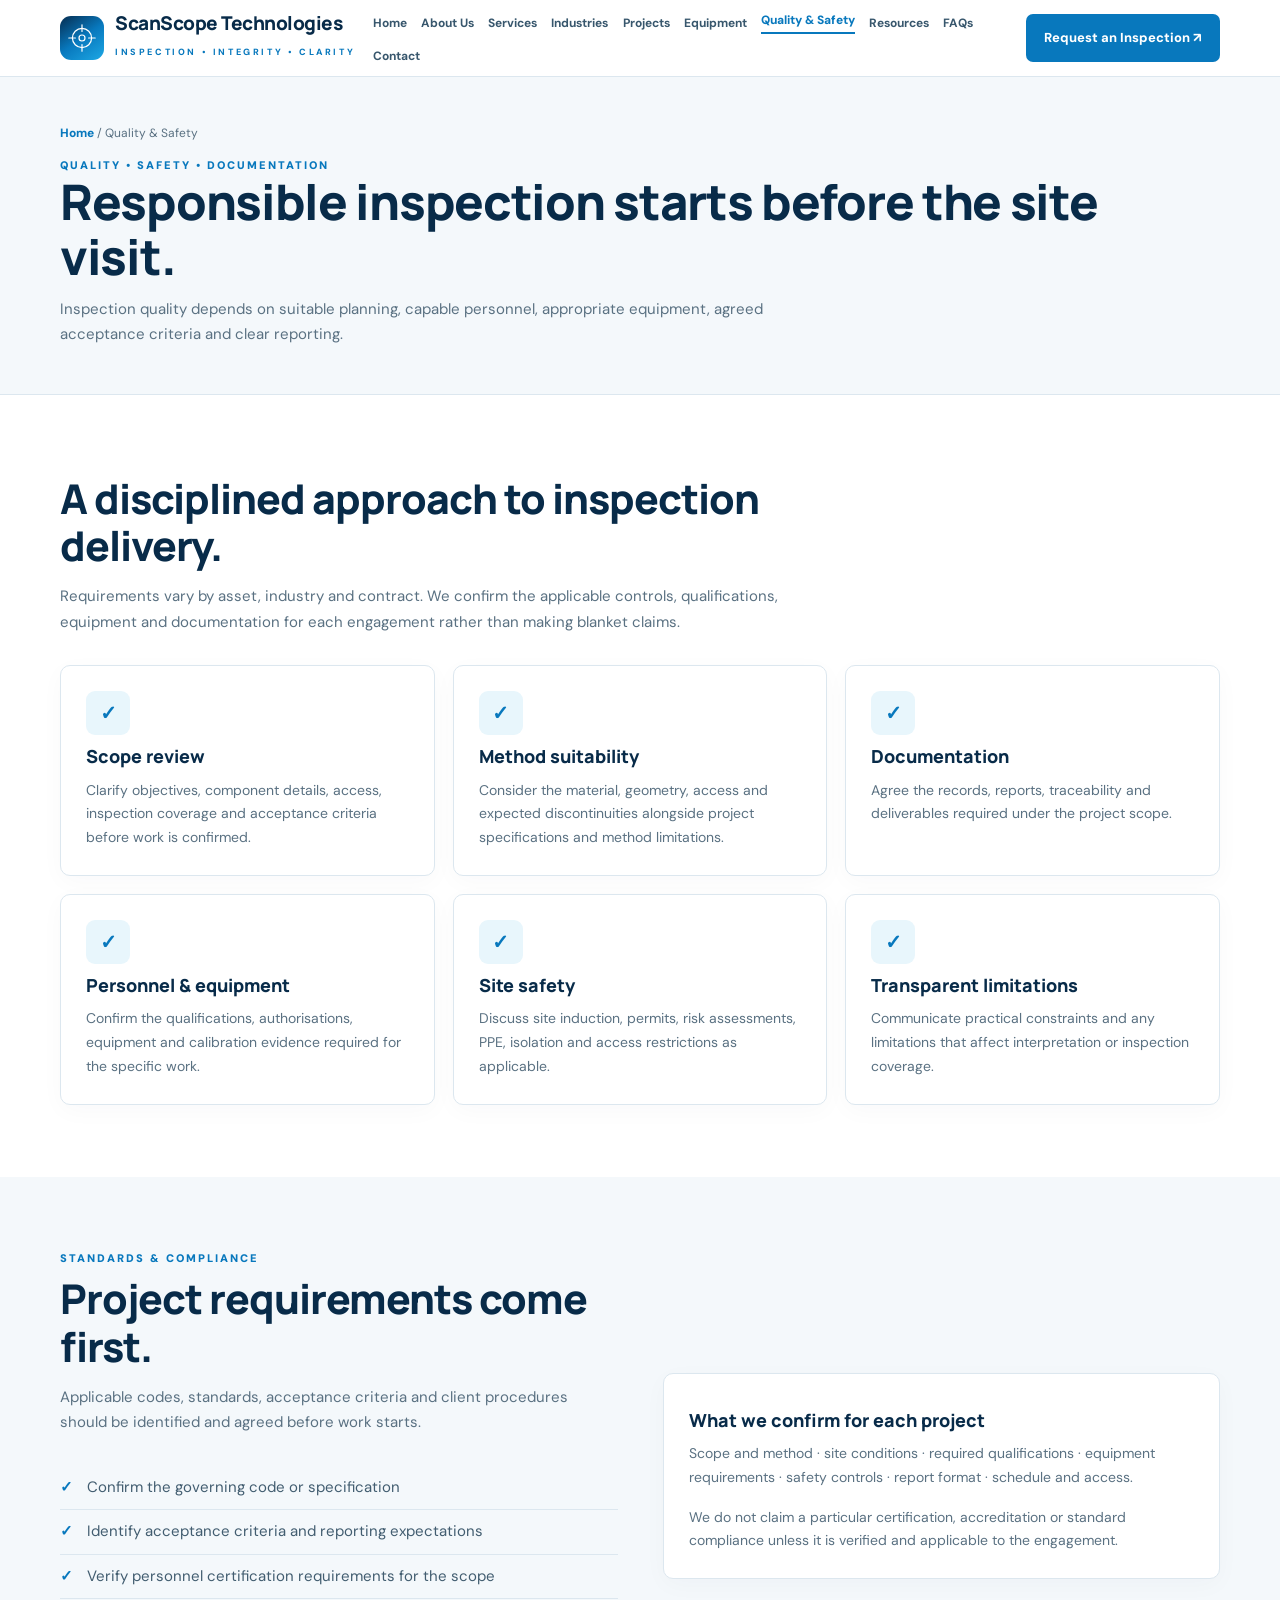
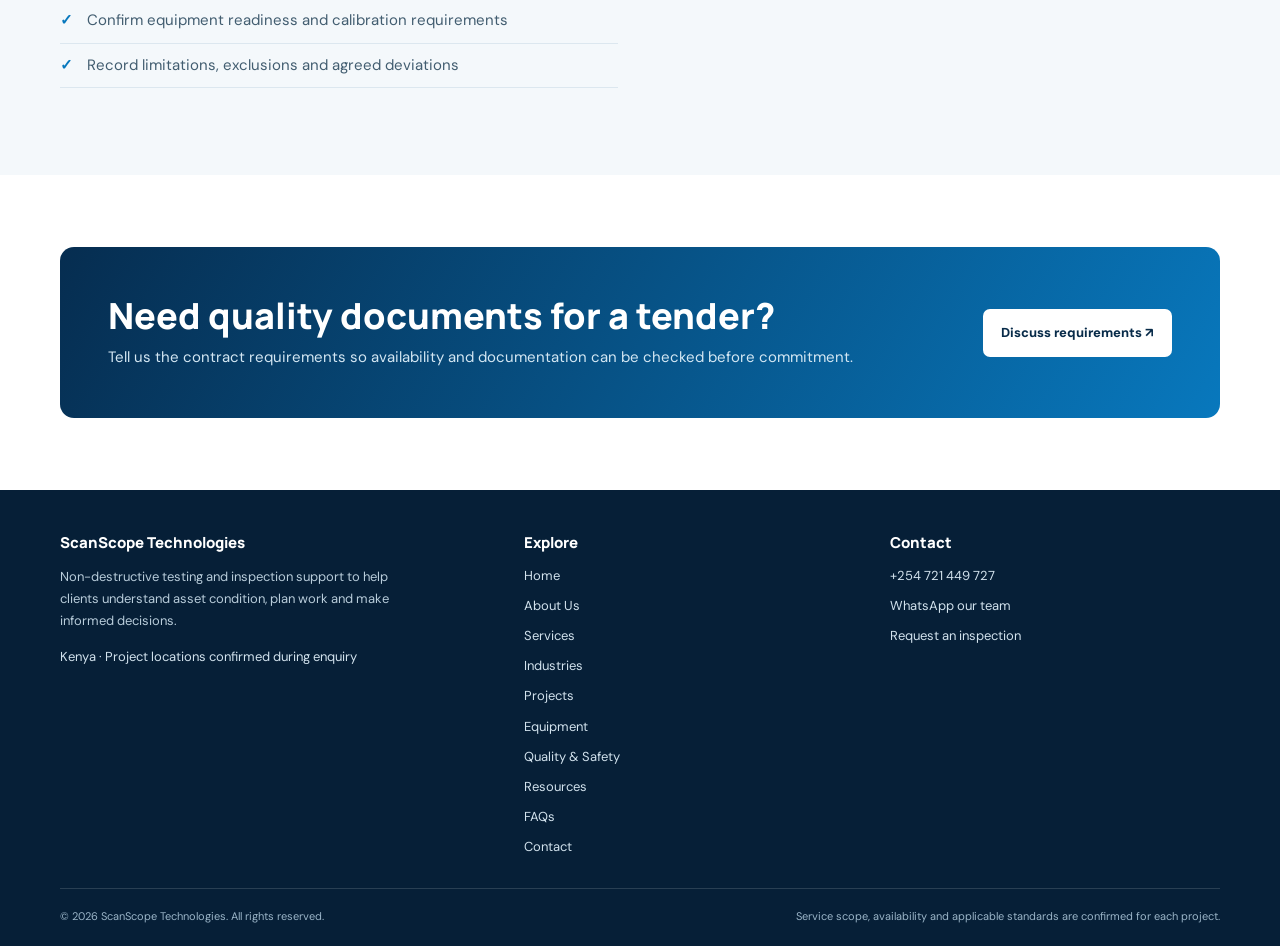
<file: quality.html>
<!doctype html>
<html lang="en"><head><meta charset="utf-8"><meta name="viewport" content="width=device-width, initial-scale=1"><title>Quality & Safety | ScanScope Technologies</title><meta name="description" content="How ScanScope Technologies approaches inspection planning, quality documentation, safety considerations and project-specific standards."><meta name="theme-color" content="#062d50"><link rel="canonical" href="https://scanscopetechnologies.vercel.app/quality.html"><link rel="icon" href="favicon.svg" type="image/svg+xml"><link rel="preconnect" href="https://fonts.googleapis.com"><link rel="preconnect" href="https://fonts.gstatic.com" crossorigin><link href="https://fonts.googleapis.com/css2?family=DM+Sans:wght@400;500;600;700;800&family=Manrope:wght@400;500;600;700;800&display=swap" rel="stylesheet"><style>
:root{--navy:#082b49;--blue:#0878bd;--cyan:#1da8e5;--ink:#17384f;--muted:#5a7182;--line:#dce7ef;--pale:#f4f8fb;--white:#fff;--shadow:0 18px 48px rgba(6,45,80,.09)}
*{box-sizing:border-box}html{scroll-behavior:smooth;scroll-padding-top:100px}body{margin:0;color:var(--ink);font:15px/1.7 "DM Sans",Arial,sans-serif;background:#fff}a{color:inherit;text-decoration:none}img{max-width:100%;display:block}.wrap{width:min(1160px,calc(100% - 44px));margin:auto}
header{position:sticky;top:0;z-index:30;background:rgba(255,255,255,.96);backdrop-filter:blur(14px);border-bottom:1px solid var(--line)}.nav{min-height:82px;display:flex;align-items:center;gap:20px}.brand{display:flex;align-items:center;gap:11px;flex-shrink:0}.logo{width:44px;height:44px;border-radius:11px;background:linear-gradient(145deg,#062d50,#0878bd,#1da8e5);color:#fff;display:grid;place-items:center;font-weight:900;font-size:21px}.brand-name{font:800 19px/1.15 Manrope,Arial,sans-serif;color:var(--navy);letter-spacing:-.5px}.brand-sub{font-size:9px;letter-spacing:2.6px;color:var(--blue);font-weight:800}.navlinks{display:flex;align-items:center;gap:20px;margin-left:auto}.navlinks a{font-size:12px;font-weight:800;color:#38576d}.navlinks a:hover,.navlinks a[aria-current=page]{color:var(--blue)}.nav-cta,.btn{display:inline-flex;align-items:center;justify-content:center;border:1px solid transparent;border-radius:7px;padding:12px 17px;background:var(--blue);color:#fff;font-weight:800;font-size:13px;transition:.2s}.nav-cta:hover,.btn:hover{background:var(--navy);transform:translateY(-1px)}.btn.ghost{background:transparent;border-color:#9db6c7;color:#fff}.btn.white{background:#fff;color:var(--navy)}.menu{display:none}
.hero{background:radial-gradient(circle at 90% 20%,rgba(29,168,229,.2),transparent 28%),linear-gradient(125deg,#061f37,#073e66 65%,#0878bd);color:#fff;padding:78px 0 74px;position:relative;overflow:hidden}.hero:after{content:"";position:absolute;width:520px;height:520px;border:1px solid #ffffff22;border-radius:50%;right:-180px;bottom:-310px;box-shadow:0 0 0 55px #ffffff08,0 0 0 110px #ffffff06}.hero-grid{display:grid;grid-template-columns:1.15fr .85fr;gap:52px;align-items:center;position:relative;z-index:1}.eyebrow{font-size:11px;font-weight:900;letter-spacing:2px;text-transform:uppercase;color:#70d8f0}.hero h1{font:800 clamp(38px,5vw,61px)/1.08 Manrope,Arial,sans-serif;letter-spacing:-2px;margin:14px 0 18px;max-width:740px}.hero p{font-size:16px;color:#d5e7f2;max-width:650px}.hero-actions{display:flex;gap:12px;flex-wrap:wrap;margin-top:27px}.hero-visual img{width:100%;height:335px;object-fit:cover;border-radius:13px;box-shadow:0 22px 60px #0004}.hero-visual{position:relative}.visual-note{position:absolute;bottom:18px;left:-18px;background:#fff;color:var(--navy);padding:15px 18px;border-radius:8px;box-shadow:var(--shadow);max-width:250px;font-size:12px}.visual-note strong{display:block;font:800 15px Manrope,Arial,sans-serif}
main section{padding:72px 0}.section-head{max-width:740px;margin-bottom:30px}.section-head.center{text-align:center;margin-left:auto;margin-right:auto}.section-head h2{font:800 clamp(28px,3.4vw,41px)/1.15 Manrope,Arial,sans-serif;color:var(--navy);letter-spacing:-1px;margin:8px 0 14px}.section-head p{color:var(--muted)}.eyebrow.dark{color:var(--blue)}.grid3{display:grid;grid-template-columns:repeat(3,1fr);gap:18px}.grid2{display:grid;grid-template-columns:repeat(2,1fr);gap:18px}.card{padding:25px;border:1px solid var(--line);border-radius:10px;background:#fff;box-shadow:0 6px 24px #062d5007}.card h3{font:800 18px/1.3 Manrope,Arial,sans-serif;color:var(--navy);margin:10px 0}.card p{font-size:14px;color:var(--muted);margin:0}.iconbox{width:44px;height:44px;border-radius:9px;background:#e8f6fc;color:var(--blue);display:grid;place-items:center;font-size:20px;font-weight:900}.band{background:var(--pale)}.split{display:grid;grid-template-columns:1fr 1fr;gap:45px;align-items:center}.split img{height:350px;width:100%;object-fit:cover;border-radius:12px}.list{padding:0;list-style:none}.list li{position:relative;padding:9px 0 9px 27px;border-bottom:1px solid var(--line);color:#425d70}.list li:before{content:"✓";position:absolute;left:0;color:var(--blue);font-weight:900}.steps{counter-reset:step}.step{position:relative;padding:25px 22px;border-top:3px solid var(--blue);background:#fff}.step:before{counter-increment:step;content:"0" counter(step);font:800 22px Manrope,Arial,sans-serif;color:#8dcde8}.step h3{font:800 17px Manrope,Arial,sans-serif;color:var(--navy);margin:10px 0}.cta{background:linear-gradient(120deg,#062d50,#0878bd);color:#fff;padding:48px;border-radius:14px;display:flex;align-items:center;justify-content:space-between;gap:24px}.cta h2{font:800 clamp(25px,3vw,36px)/1.15 Manrope,Arial,sans-serif;margin:0 0 8px}.cta p{color:#d4e7f3;margin:0}.page-hero{background:var(--pale);padding:46px 0;border-bottom:1px solid var(--line)}.breadcrumbs{font-size:12px;color:var(--muted);margin-bottom:13px}.breadcrumbs a{color:var(--blue);font-weight:800}.page-hero h1{font:800 clamp(34px,4vw,49px)/1.12 Manrope,Arial,sans-serif;color:var(--navy);letter-spacing:-1.3px;margin:0 0 12px}.page-hero p{max-width:760px;color:var(--muted);margin:0}.faq details{padding:18px 0;border-bottom:1px solid var(--line)}.faq summary{font-weight:800;color:var(--navy);cursor:pointer}.faq details p{color:var(--muted);margin:12px 0 0}.contact-grid{display:grid;grid-template-columns:.8fr 1.2fr;gap:25px;align-items:start}.contact-card{padding:28px;border-radius:11px;background:var(--pale);border:1px solid var(--line)}.contact-card h3{font:800 20px Manrope,Arial,sans-serif;color:var(--navy);margin:0 0 12px}.contact-item{padding:14px 0;border-bottom:1px solid var(--line)}.contact-item strong{display:block;color:var(--navy);font-size:13px}.contact-item span{color:var(--muted);font-size:14px}.contact-form{padding:28px;border:1px solid var(--line);border-radius:11px;box-shadow:var(--shadow)}.form-grid{display:grid;grid-template-columns:1fr 1fr;gap:16px}.field{display:flex;flex-direction:column;gap:6px;margin-bottom:16px}.field label{font-size:12px;font-weight:800;color:var(--navy)}.field input,.field select,.field textarea{font:inherit;padding:12px;border:1px solid #c9d8e2;border-radius:6px;background:#fff;width:100%;color:var(--ink)}.field textarea{min-height:135px;resize:vertical}.form-note{font-size:12px;color:var(--muted)}footer{background:#061f37;color:#d2e2ed;padding:42px 0 20px}.footgrid{display:grid;grid-template-columns:1.3fr 1fr 1fr;gap:35px}.foot-title{font:800 15px Manrope,Arial,sans-serif;color:#fff;margin-bottom:12px}.footlinks{display:grid;gap:8px;font-size:13px}.footlinks a:hover{color:#70d8f0}.footcopy{border-top:1px solid #ffffff24;margin-top:30px;padding-top:18px;color:#9bb5c8;font-size:11px;display:flex;justify-content:space-between;gap:12px}
@media(max-width:980px){.navlinks{gap:12px}.navlinks a{font-size:11px}.nav-cta{display:none}.hero-grid{gap:30px}.servicegrid,.grid3{grid-template-columns:repeat(2,1fr)}}
@media(max-width:760px){.wrap{width:min(100% - 32px,1160px)}.nav{min-height:72px}.menu{display:block;margin-left:auto;border:1px solid var(--line);background:#fff;border-radius:7px;padding:5px 10px;font-size:22px;color:var(--navy)}.navlinks{display:none;position:absolute;top:71px;left:0;right:0;padding:14px 22px 20px;background:#fff;border-bottom:1px solid var(--line);box-shadow:0 12px 20px #062d5010;align-items:stretch;gap:0}.navlinks.open{display:flex;flex-direction:column}.navlinks a{padding:12px 0;font-size:13px;border-bottom:1px solid var(--line)}.hero{padding:54px 0}.hero-grid,.split,.contact-grid{grid-template-columns:1fr}.hero-visual img{height:250px}.visual-note{left:10px;bottom:10px}.grid3,.grid2,.servicegrid,.trustgrid{grid-template-columns:1fr}.hero h1{letter-spacing:-1.2px}.main section,main section{padding:52px 0}.cta{padding:27px;align-items:flex-start;flex-direction:column}.footgrid{grid-template-columns:1fr 1fr}.footgrid>div:first-child{grid-column:1/-1}.footcopy{flex-direction:column}.form-grid{grid-template-columns:1fr}.page-hero{padding:35px 0}}
@media(prefers-reduced-motion:reduce){*{scroll-behavior:auto!important;transition:none!important;animation:none!important}}

/* ScanScope corporate consistency layer */
.brand .logo{flex:0 0 44px;display:grid;place-items:center;overflow:hidden}.brand .logo svg{width:30px;height:30px;display:block}
header .nav{gap:18px}header .navlinks,header .nav-links{flex-wrap:wrap}
header .navlinks a[aria-current="page"],header .nav-links a[aria-current="page"]{color:var(--blue,#0878bd);font-weight:900}
header .navlinks a[aria-current="page"]::after,header .nav-links a[aria-current="page"]::after{content:"";display:block;height:2px;background:currentColor;margin-top:4px}
header .navlinks a,header .nav-links a{transition:color .18s ease}
footer a:focus-visible,header a:focus-visible,button:focus-visible,.btn:focus-visible{outline:3px solid #1da8e5;outline-offset:3px}
@media(max-width:950px){header .nav{position:relative}header .navlinks.open,header .nav-links.open{display:flex;position:absolute;left:0;right:0;top:100%;z-index:100;background:#fff;border:1px solid var(--line,#dce7ef);box-shadow:0 18px 40px rgba(6,45,80,.14);padding:16px;border-radius:0 0 12px 12px;flex-direction:column;align-items:stretch;gap:0;max-height:75vh;overflow:auto}header .navlinks.open a,header .nav-links.open a{padding:10px 8px;border-bottom:1px solid #edf2f6}}
@media(prefers-reduced-motion:reduce){html{scroll-behavior:auto}*,*::before,*::after{animation-duration:.01ms!important;animation-iteration-count:1!important;transition-duration:.01ms!important}}</style><meta property="og:type" content="website"><meta property="og:site_name" content="ScanScope Technologies"><meta property="og:title" content="Quality & Safety | ScanScope Technologies"><meta property="og:url" content="https://scanscopetechnologies.vercel.app/quality.html"><link rel="stylesheet" href="site-shared.css">
</head><body>
<header><div class="wrap nav"><a class="brand" href="index.html" aria-label="ScanScope Technologies home"><span class="logo"><svg aria-hidden="true" viewBox="0 0 50 50" fill="none"><circle cx="25" cy="25" r="16" stroke="white" stroke-width="2"/><circle cx="25" cy="25" r="5" stroke="white" stroke-width="2"/><path d="M25 3V14M25 36V47M3 25H14M36 25H47" stroke="white" stroke-linecap="round" stroke-width="2"/></svg></span><span><span class="brand-name">ScanScope Technologies</span><br><span class="brand-sub">INSPECTION • INTEGRITY • CLARITY</span></span></a><button class="menu" aria-label="Toggle navigation" aria-expanded="false">☰</button><nav class="navlinks"><a href="index.html#top">Home</a><a href="about.html">About Us</a><a href="capabilities.html">Services</a><a href="industries.html">Industries</a><a href="projects.html">Projects</a><a href="equipment.html">Equipment</a><a href="quality.html">Quality & Safety</a><a href="resources.html">Resources</a><a href="faq.html">FAQs</a><a href="contact.html">Contact</a></nav><a class="nav-cta" href="contact.html">Request an Inspection ↗</a></div></header><main><section class="page-hero"><div class="wrap"><div class="breadcrumbs"><a href="index.html">Home</a> / Quality & Safety</div><div class="eyebrow dark">QUALITY • SAFETY • DOCUMENTATION</div><h1>Responsible inspection starts before the site visit.</h1><p>Inspection quality depends on suitable planning, capable personnel, appropriate equipment, agreed acceptance criteria and clear reporting.</p></div></section>
<section><div class="wrap"><div class="section-head"><h2>A disciplined approach to inspection delivery.</h2><p>Requirements vary by asset, industry and contract. We confirm the applicable controls, qualifications, equipment and documentation for each engagement rather than making blanket claims.</p></div><div class="grid3"><article class="card"><div class="iconbox">✓</div><h3>Scope review</h3><p>Clarify objectives, component details, access, inspection coverage and acceptance criteria before work is confirmed.</p></article><article class="card"><div class="iconbox">✓</div><h3>Method suitability</h3><p>Consider the material, geometry, access and expected discontinuities alongside project specifications and method limitations.</p></article><article class="card"><div class="iconbox">✓</div><h3>Documentation</h3><p>Agree the records, reports, traceability and deliverables required under the project scope.</p></article><article class="card"><div class="iconbox">✓</div><h3>Personnel &amp; equipment</h3><p>Confirm the qualifications, authorisations, equipment and calibration evidence required for the specific work.</p></article><article class="card"><div class="iconbox">✓</div><h3>Site safety</h3><p>Discuss site induction, permits, risk assessments, PPE, isolation and access restrictions as applicable.</p></article><article class="card"><div class="iconbox">✓</div><h3>Transparent limitations</h3><p>Communicate practical constraints and any limitations that affect interpretation or inspection coverage.</p></article></div></div></section>
<section class="band"><div class="wrap split"><div><div class="eyebrow dark">Standards &amp; compliance</div><div class="section-head"><h2>Project requirements come first.</h2><p>Applicable codes, standards, acceptance criteria and client procedures should be identified and agreed before work starts.</p></div><ul class="list"><li>Confirm the governing code or specification</li><li>Identify acceptance criteria and reporting expectations</li><li>Verify personnel certification requirements for the scope</li><li>Confirm equipment readiness and calibration requirements</li><li>Record limitations, exclusions and agreed deviations</li></ul></div><div class="card"><h3>What we confirm for each project</h3><p>Scope and method · site conditions · required qualifications · equipment requirements · safety controls · report format · schedule and access.</p><p style="margin-top:16px">We do not claim a particular certification, accreditation or standard compliance unless it is verified and applicable to the engagement.</p></div></div></section>
<section><div class="wrap"><div class="cta"><div><h2>Need quality documents for a tender?</h2><p>Tell us the contract requirements so availability and documentation can be checked before commitment.</p></div><a class="btn white" href="contact.html">Discuss requirements ↗</a></div></div></section></main><footer><div class="wrap"><div class="footgrid"><div><div class="foot-title">ScanScope Technologies</div><p style="font-size:13px;max-width:350px;color:#b8ccda">Non-destructive testing and inspection support to help clients understand asset condition, plan work and make informed decisions.</p><p style="font-size:13px;margin-top:14px">Kenya · Project locations confirmed during enquiry</p></div><div><div class="foot-title">Explore</div><div class="footlinks"><a href="index.html">Home</a><a href="about.html">About Us</a><a href="capabilities.html">Services</a><a href="industries.html">Industries</a><a href="projects.html">Projects</a><a href="equipment.html">Equipment</a><a href="quality.html">Quality &amp; Safety</a><a href="resources.html">Resources</a><a href="faq.html">FAQs</a><a href="contact.html">Contact</a></div></div><div><div class="foot-title">Contact</div><div class="footlinks"><a href="tel:+254721449727">+254 721 449 727</a><a href="https://wa.me/254721449727?text=Hello%20ScanScope%20Technologies%2C%20I%20would%20like%20to%20discuss%20an%20inspection.">WhatsApp our team</a><a href="contact.html">Request an inspection</a></div></div></div><div class="footcopy"><span>© 2026 ScanScope Technologies. All rights reserved.</span><span>Service scope, availability and applicable standards are confirmed for each project.</span></div></div></footer><script>document.querySelectorAll('a[href^="#"]').forEach(a=>a.addEventListener('click',()=>document.querySelector('.navlinks')?.classList.remove('open')));</script><script>(function(){const file=(location.pathname.split('/').pop()||'index.html').toLowerCase();document.querySelectorAll('header nav a').forEach(a=>{const target=((a.getAttribute('href')||'').split('#')[0]||'index.html').toLowerCase();if(target===file)a.setAttribute('aria-current','page');else a.removeAttribute('aria-current')})})();</script><script src="site-shared.js" defer></script>
</body></html>
</file>
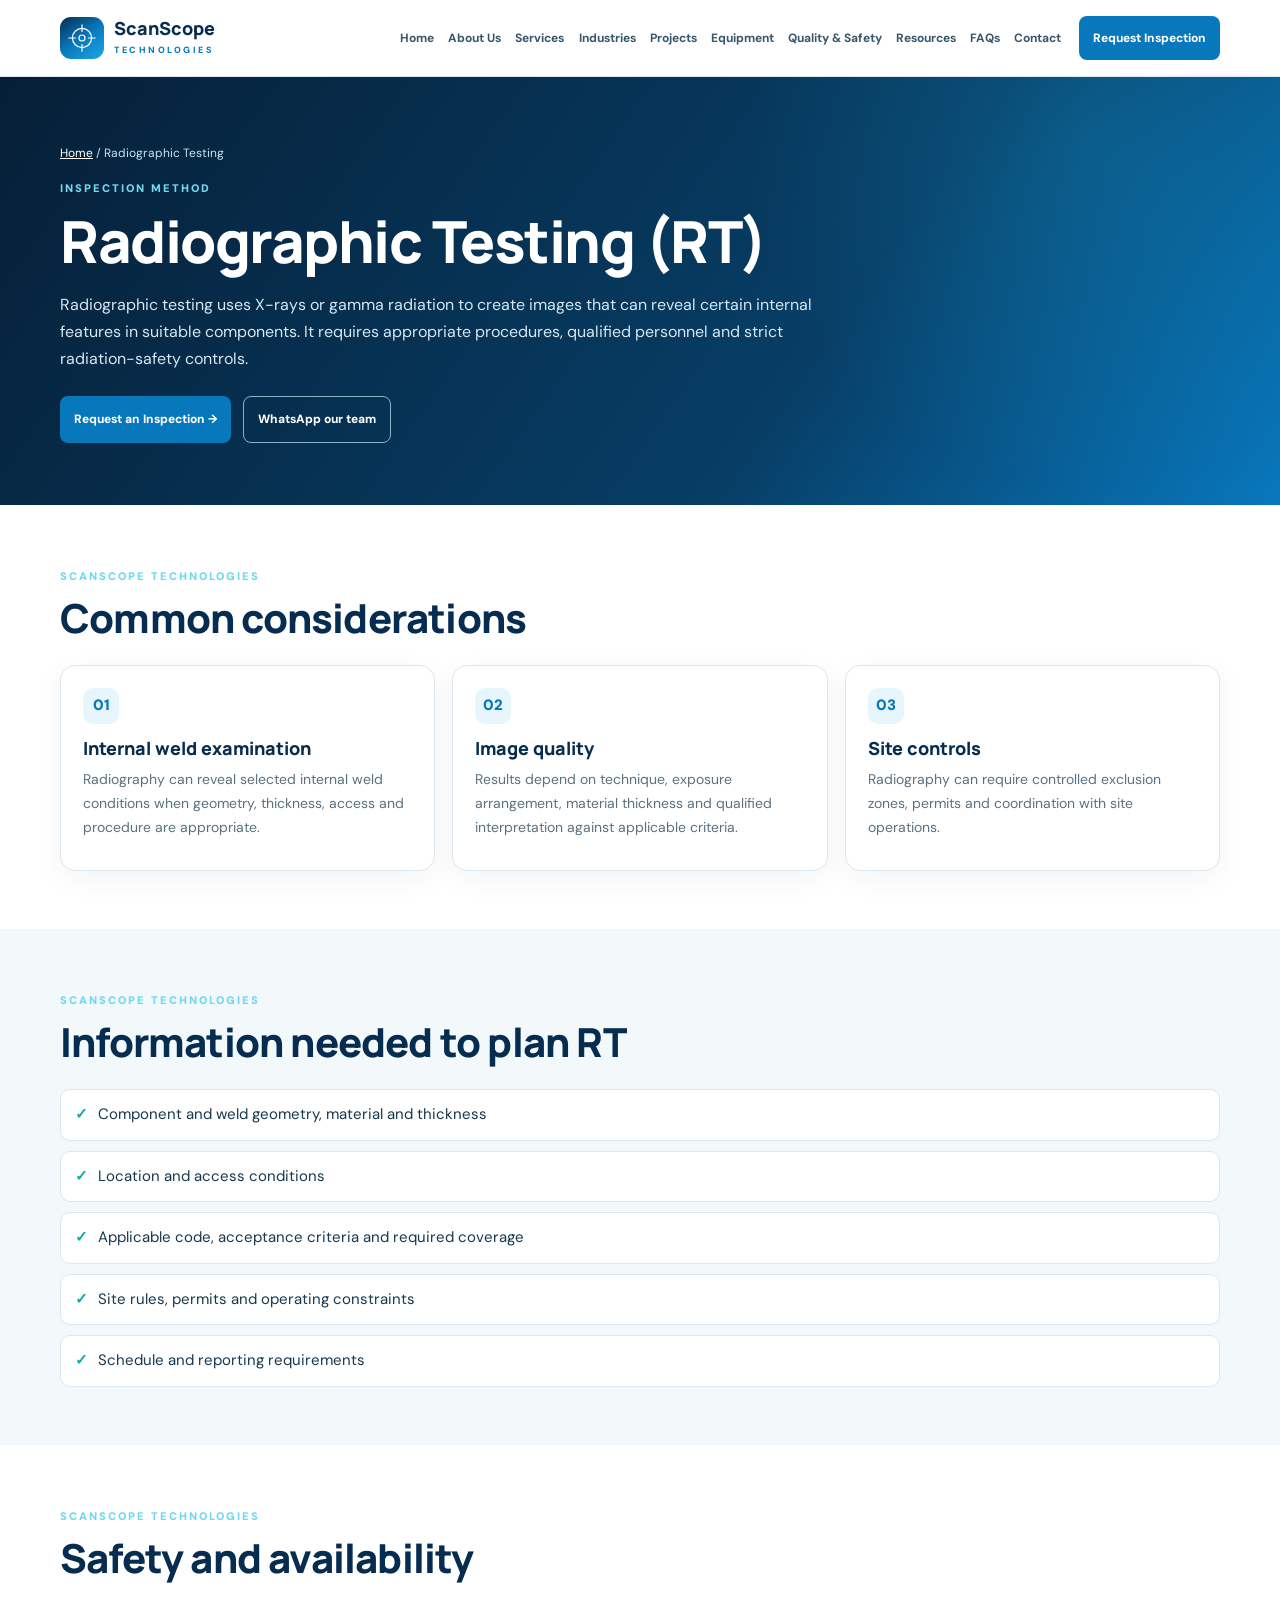
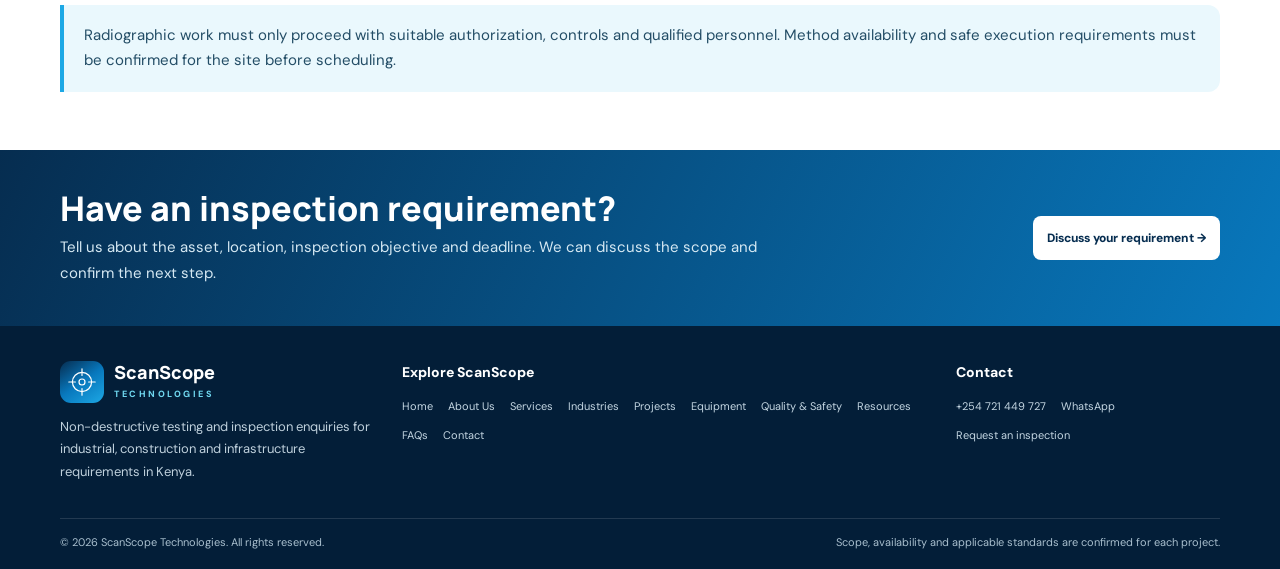
<file: radiographic-testing.html>
<!doctype html><html lang="en"><head><meta charset="utf-8"><meta name="viewport" content="width=device-width, initial-scale=1"><title>Radiographic Testing | ScanScope Technologies</title><meta name="description" content="Radiographic testing applications, safety controls and information needed to scope a radiographic inspection."><meta name="theme-color" content="#062d50"><link rel="canonical" href="https://scanscopetechnologies.vercel.app/radiographic-testing.html"><link rel="icon" href="favicon.svg" type="image/svg+xml"><link rel="preconnect" href="https://fonts.googleapis.com"><link rel="preconnect" href="https://fonts.gstatic.com" crossorigin><link href="https://fonts.googleapis.com/css2?family=DM+Sans:wght@400;500;600;700;800&family=Manrope:wght@400;500;600;700;800&display=swap" rel="stylesheet"><style>
:root{--navy:#062d50;--blue:#0878bd;--cyan:#1da8e5;--teal:#10a9a6;--ink:#17384f;--muted:#5a7182;--line:#dce7ef;--pale:#f3f8fb;--shadow:0 18px 48px rgba(6,45,80,.09)}*{box-sizing:border-box}html{scroll-behavior:smooth;scroll-padding-top:100px}body{margin:0;color:var(--ink);font:15px/1.7 "DM Sans",Arial,sans-serif;background:#fff}a{color:inherit;text-decoration:none}.wrap{width:min(1160px,calc(100% - 44px));margin:auto}header{position:sticky;top:0;z-index:30;background:rgba(255,255,255,.96);backdrop-filter:blur(14px);border-bottom:1px solid var(--line)}.nav{min-height:78px;display:flex;align-items:center;gap:14px}.brand{display:flex;align-items:center;gap:10px;flex-shrink:0}.logo{width:42px;height:42px;border-radius:11px;background:linear-gradient(145deg,#062d50,#0878bd,#1da8e5);color:#fff;display:grid;place-items:center;font-weight:900;font-size:20px}.brand-name{font:800 18px/1.15 Manrope,sans-serif;color:var(--navy)}.brand-sub{font-size:9px;letter-spacing:2.5px;color:var(--blue);font-weight:800}.navlinks{display:flex;align-items:center;gap:11px;margin-left:auto}.navlinks a{font-size:10px;font-weight:800;color:#38576d;white-space:nowrap}.navlinks a:hover,.navlinks a[aria-current=page]{color:var(--blue)}.nav-cta,.btn{display:inline-flex;align-items:center;justify-content:center;gap:8px;border:0;border-radius:8px;background:var(--blue);color:#fff;padding:12px 14px;font-weight:800;font-size:12px;transition:.2s}.nav-cta:hover,.btn:hover{background:var(--navy);transform:translateY(-2px)}.btn.outline{background:transparent;border:1px solid #8fb1c8;color:#fff}.menu{display:none;border:1px solid var(--line);border-radius:8px;background:#fff;color:var(--navy);font-size:23px;padding:5px 11px}.hero{background:radial-gradient(circle at 85% 15%,#19a9d733,transparent 30%),linear-gradient(125deg,#061f37,#073e66 64%,#0878bd);color:#fff;padding:66px 0 62px;position:relative;overflow:hidden}.hero h1{font:800 clamp(36px,5vw,58px)/1.08 Manrope,sans-serif;letter-spacing:-1.5px;margin:12px 0 18px;max-width:900px}.hero p{font-size:16px;color:#d5e7f2;max-width:800px}.eyebrow{font-size:11px;letter-spacing:2px;text-transform:uppercase;font-weight:900;color:#70d8f0}.crumb{font-size:12px;color:#c4e7f6;margin-bottom:16px}.crumb a{color:white;text-decoration:underline}.hero-actions{display:flex;gap:12px;flex-wrap:wrap;margin-top:24px}section{padding:58px 0}.soft{background:var(--pale)}.sectionhead{max-width:800px;margin-bottom:24px}.sectionhead h2{font:800 clamp(27px,3.5vw,40px)/1.12 Manrope,sans-serif;color:var(--navy);margin:8px 0 12px;letter-spacing:-.8px}.lead{color:var(--muted);font-size:16px;margin:0}.grid{display:grid;grid-template-columns:repeat(3,minmax(0,1fr));gap:17px}.card{height:100%;background:#fff;border:1px solid var(--line);border-radius:15px;padding:22px;box-shadow:0 8px 28px #062d500d}.card h3{font:800 18px/1.25 Manrope,sans-serif;color:var(--navy);margin:0 0 9px}.card p{color:var(--muted);font-size:14px;margin:0 0 8px}.num{display:grid;place-items:center;width:36px;height:36px;border-radius:10px;background:#e6f6fc;color:var(--blue);font-weight:900;margin-bottom:13px}.textlink{color:var(--blue);font-weight:800;font-size:13px}.checklist{list-style:none;margin:0;padding:0;display:grid;gap:10px}.checklist li{padding:12px 14px;border:1px solid var(--line);border-radius:10px;background:#fff}.checklist li:before{content:"✓";color:var(--teal);font-weight:900;margin-right:10px}.note{border-left:4px solid var(--cyan);background:#eaf8fd;padding:18px 20px;border-radius:0 12px 12px 0;color:#234d66}.cta{background:linear-gradient(115deg,#062d50,#0878bd);color:#fff;padding:40px 0}.ctainner{display:flex;align-items:center;justify-content:space-between;gap:25px}.ctainner h2{font:800 clamp(25px,3vw,34px)/1.1 Manrope;margin:0 0 8px}.ctainner p{color:#d6e9f3;margin:0;max-width:700px}.ctainner .btn{background:#fff;color:var(--navy);flex-shrink:0}details{border:1px solid var(--line);border-radius:12px;background:#fff;padding:17px 19px}details+details{margin-top:12px}summary{cursor:pointer;font-weight:800;color:var(--navy)}details p{color:var(--muted);margin:12px 0 0;font-size:14px}footer{background:#031e38;color:#fff;padding:35px 0 18px}.footgrid{display:grid;grid-template-columns:1.2fr 2fr 1fr;gap:25px}.footgrid p{font-size:13px;color:#bfd0dc}.foot-title{font-weight:800;font-size:14px;margin-bottom:12px}.footlinks{display:flex;flex-wrap:wrap;gap:10px 15px}.footlinks a{font-size:11px;color:#c4d6e2}.bottom{border-top:1px solid #ffffff20;margin-top:22px;padding-top:14px;display:flex;justify-content:space-between;gap:12px;font-size:11px;color:#a9bfce}@media(max-width:1180px){.navlinks{gap:7px}.navlinks a{font-size:9px}.nav{gap:9px}.brand-name{font-size:16px}.nav-cta{font-size:10px;padding:10px}}@media(max-width:1000px){.navlinks,.nav>.nav-cta{display:none}.menu{display:block;margin-left:auto}.navlinks.open{display:flex;position:absolute;top:70px;left:14px;right:14px;padding:14px;background:#fff;border:1px solid var(--line);border-radius:13px;box-shadow:var(--shadow);flex-direction:column;align-items:stretch;gap:2px;max-height:calc(100svh - 95px);overflow:auto}.navlinks.open a{padding:12px;font-size:14px;border-radius:8px}.navlinks.open a:hover{background:var(--pale)}.grid{grid-template-columns:repeat(2,minmax(0,1fr))}.footgrid{grid-template-columns:1fr 1fr}.footgrid>div:first-child{grid-column:1/-1}}@media(max-width:620px){.wrap{width:calc(100% - 28px)}.hero{padding:44px 0}.hero h1{font-size:clamp(34px,10vw,45px)}section{padding:42px 0}.grid{grid-template-columns:1fr}.ctainner{align-items:flex-start;flex-direction:column}.ctainner .btn{width:100%}.footgrid{grid-template-columns:1fr}.footgrid>div:first-child{grid-column:auto}.bottom{flex-direction:column}}
/* ScanScope corporate consistency layer */.brand .logo{flex:0 0 44px;display:grid;place-items:center;overflow:hidden}.brand .logo svg{width:30px;height:30px;display:block}header .nav{gap:18px}header .navlinks,header .nav-links{flex-wrap:wrap}header .navlinks a[aria-current="page"],header .nav-links a[aria-current="page"]{color:var(--blue,#0878bd);font-weight:900}header .navlinks a[aria-current="page"]::after,header .nav-links a[aria-current="page"]::after{content:"";display:block;height:2px;background:currentColor;margin-top:4px}footer a:focus-visible,header a:focus-visible,button:focus-visible,.btn:focus-visible{outline:3px solid #1da8e5;outline-offset:3px}@media(max-width:950px){header .nav{position:relative}header .navlinks.open,header .nav-links.open{display:flex;position:absolute;left:0;right:0;top:100%;z-index:100;background:#fff;border:1px solid var(--line,#dce7ef);box-shadow:0 18px 40px rgba(6,45,80,.14);padding:16px;border-radius:0 0 12px 12px;flex-direction:column;align-items:stretch;gap:0;max-height:75vh;overflow:auto}header .navlinks.open a,header .nav-links.open a{padding:10px 8px;border-bottom:1px solid #edf2f6}}@media(prefers-reduced-motion:reduce){html{scroll-behavior:auto}*,*::before,*::after{animation-duration:.01ms!important;animation-iteration-count:1!important;transition-duration:.01ms!important}}</style><meta property="og:type" content="website"><meta property="og:site_name" content="ScanScope Technologies"><meta property="og:title" content="Radiographic Testing | ScanScope Technologies"><meta property="og:url" content="https://scanscopetechnologies.vercel.app/radiographic-testing.html"><link rel="stylesheet" href="site-shared.css">
</head><body><header><div class="wrap nav"><a class="brand" href="index.html#top"><span class="logo"><svg aria-hidden="true" viewBox="0 0 50 50" fill="none"><circle cx="25" cy="25" r="16" stroke="white" stroke-width="2"/><circle cx="25" cy="25" r="5" stroke="white" stroke-width="2"/><path d="M25 3V14M25 36V47M3 25H14M36 25H47" stroke="white" stroke-linecap="round" stroke-width="2"/></svg></span><span><span class="brand-name">ScanScope</span><span class="brand-sub" style="display:block">TECHNOLOGIES</span></span></a><nav class="navlinks" id="navlinks" aria-label="Main navigation"><a href="index.html#top">Home</a><a href="about.html">About Us</a><a href="capabilities.html">Services</a><a href="industries.html">Industries</a><a href="projects.html">Projects</a><a href="equipment.html">Equipment</a><a href="quality.html">Quality & Safety</a><a href="resources.html">Resources</a><a href="faq.html">FAQs</a><a href="contact.html">Contact</a></nav><a class="nav-cta" href="contact.html">Request Inspection</a><button class="menu" id="menu" aria-label="Open navigation" aria-expanded="false">☰</button></div></header><main><section class="hero"><div class="wrap"><div class="crumb"><a href="index.html">Home</a> / Radiographic Testing</div><div class="eyebrow">INSPECTION METHOD</div><h1>Radiographic Testing (RT)</h1><p>Radiographic testing uses X-rays or gamma radiation to create images that can reveal certain internal features in suitable components. It requires appropriate procedures, qualified personnel and strict radiation-safety controls.</p><div class="hero-actions"><a class="btn" href="contact.html">Request an Inspection →</a><a class="btn outline" href="https://wa.me/254721449727?text=Hello%20ScanScope%20Technologies%2C%20I%20would%20like%20to%20discuss%20an%20inspection." target="_blank" rel="noopener">WhatsApp our team</a></div></div></section><section class=""><div class="wrap"><div class="sectionhead"><span class="eyebrow">SCANSCOPE TECHNOLOGIES</span><h2>Common considerations</h2></div><div class="grid"><article class="card"><span class="num">01</span><h3>Internal weld examination</h3><p>Radiography can reveal selected internal weld conditions when geometry, thickness, access and procedure are appropriate.</p></article><article class="card"><span class="num">02</span><h3>Image quality</h3><p>Results depend on technique, exposure arrangement, material thickness and qualified interpretation against applicable criteria.</p></article><article class="card"><span class="num">03</span><h3>Site controls</h3><p>Radiography can require controlled exclusion zones, permits and coordination with site operations.</p></article></div></div></section><section class="soft"><div class="wrap"><div class="sectionhead"><span class="eyebrow">SCANSCOPE TECHNOLOGIES</span><h2>Information needed to plan RT</h2></div><ul class="checklist"><li>Component and weld geometry, material and thickness</li><li>Location and access conditions</li><li>Applicable code, acceptance criteria and required coverage</li><li>Site rules, permits and operating constraints</li><li>Schedule and reporting requirements</li></ul></div></section><section class=""><div class="wrap"><div class="sectionhead"><span class="eyebrow">SCANSCOPE TECHNOLOGIES</span><h2>Safety and availability</h2></div><div class="note">Radiographic work must only proceed with suitable authorization, controls and qualified personnel. Method availability and safe execution requirements must be confirmed for the site before scheduling.</div></div></section><section class="cta"><div class="wrap ctainner"><div><h2>Have an inspection requirement?</h2><p>Tell us about the asset, location, inspection objective and deadline. We can discuss the scope and confirm the next step.</p></div><a class="btn" href="contact.html">Discuss your requirement →</a></div></section></main><footer><div class="wrap"><div class="footgrid"><div><a class="brand" href="index.html#top"><span class="logo"><svg aria-hidden="true" viewBox="0 0 50 50" fill="none"><circle cx="25" cy="25" r="16" stroke="white" stroke-width="2"/><circle cx="25" cy="25" r="5" stroke="white" stroke-width="2"/><path d="M25 3V14M25 36V47M3 25H14M36 25H47" stroke="white" stroke-linecap="round" stroke-width="2"/></svg></span><span><span class="brand-name" style="color:white">ScanScope</span><span class="brand-sub" style="display:block;color:#70d8f0">TECHNOLOGIES</span></span></a><p>Non-destructive testing and inspection enquiries for industrial, construction and infrastructure requirements in Kenya.</p></div><div><div class="foot-title">Explore ScanScope</div><nav class="footlinks"><a href="index.html#top">Home</a><a href="about.html">About Us</a><a href="capabilities.html">Services</a><a href="industries.html">Industries</a><a href="projects.html">Projects</a><a href="equipment.html">Equipment</a><a href="quality.html">Quality & Safety</a><a href="resources.html">Resources</a><a href="faq.html">FAQs</a><a href="contact.html">Contact</a></nav></div><div><div class="foot-title">Contact</div><div class="footlinks"><a href="tel:+254721449727">+254 721 449 727</a><a href="https://wa.me/254721449727">WhatsApp</a><a href="contact.html">Request an inspection</a></div></div></div><div class="bottom"><span>© 2026 ScanScope Technologies. All rights reserved.</span><span>Scope, availability and applicable standards are confirmed for each project.</span></div></div></footer><script>const menu=document.getElementById('menu'),links=document.getElementById('navlinks');if(menu&&links){menu.addEventListener('click',()=>{const open=links.classList.toggle('open');menu.setAttribute('aria-expanded',String(open));menu.textContent=open?'×':'☰'});links.querySelectorAll('a').forEach(a=>a.addEventListener('click',()=>{links.classList.remove('open');menu.setAttribute('aria-expanded','false');menu.textContent='☰'}));document.addEventListener('click',e=>{if(!menu.contains(e.target)&&!links.contains(e.target)){links.classList.remove('open');menu.setAttribute('aria-expanded','false');menu.textContent='☰'}})}</script><script>(function(){const file=(location.pathname.split('/').pop()||'index.html').toLowerCase();document.querySelectorAll('header nav a').forEach(a=>{const target=((a.getAttribute('href')||'').split('#')[0]||'index.html').toLowerCase();if(target===file)a.setAttribute('aria-current','page');else a.removeAttribute('aria-current')})})();</script><script src="site-shared.js" defer></script>
</body></html>
</file>
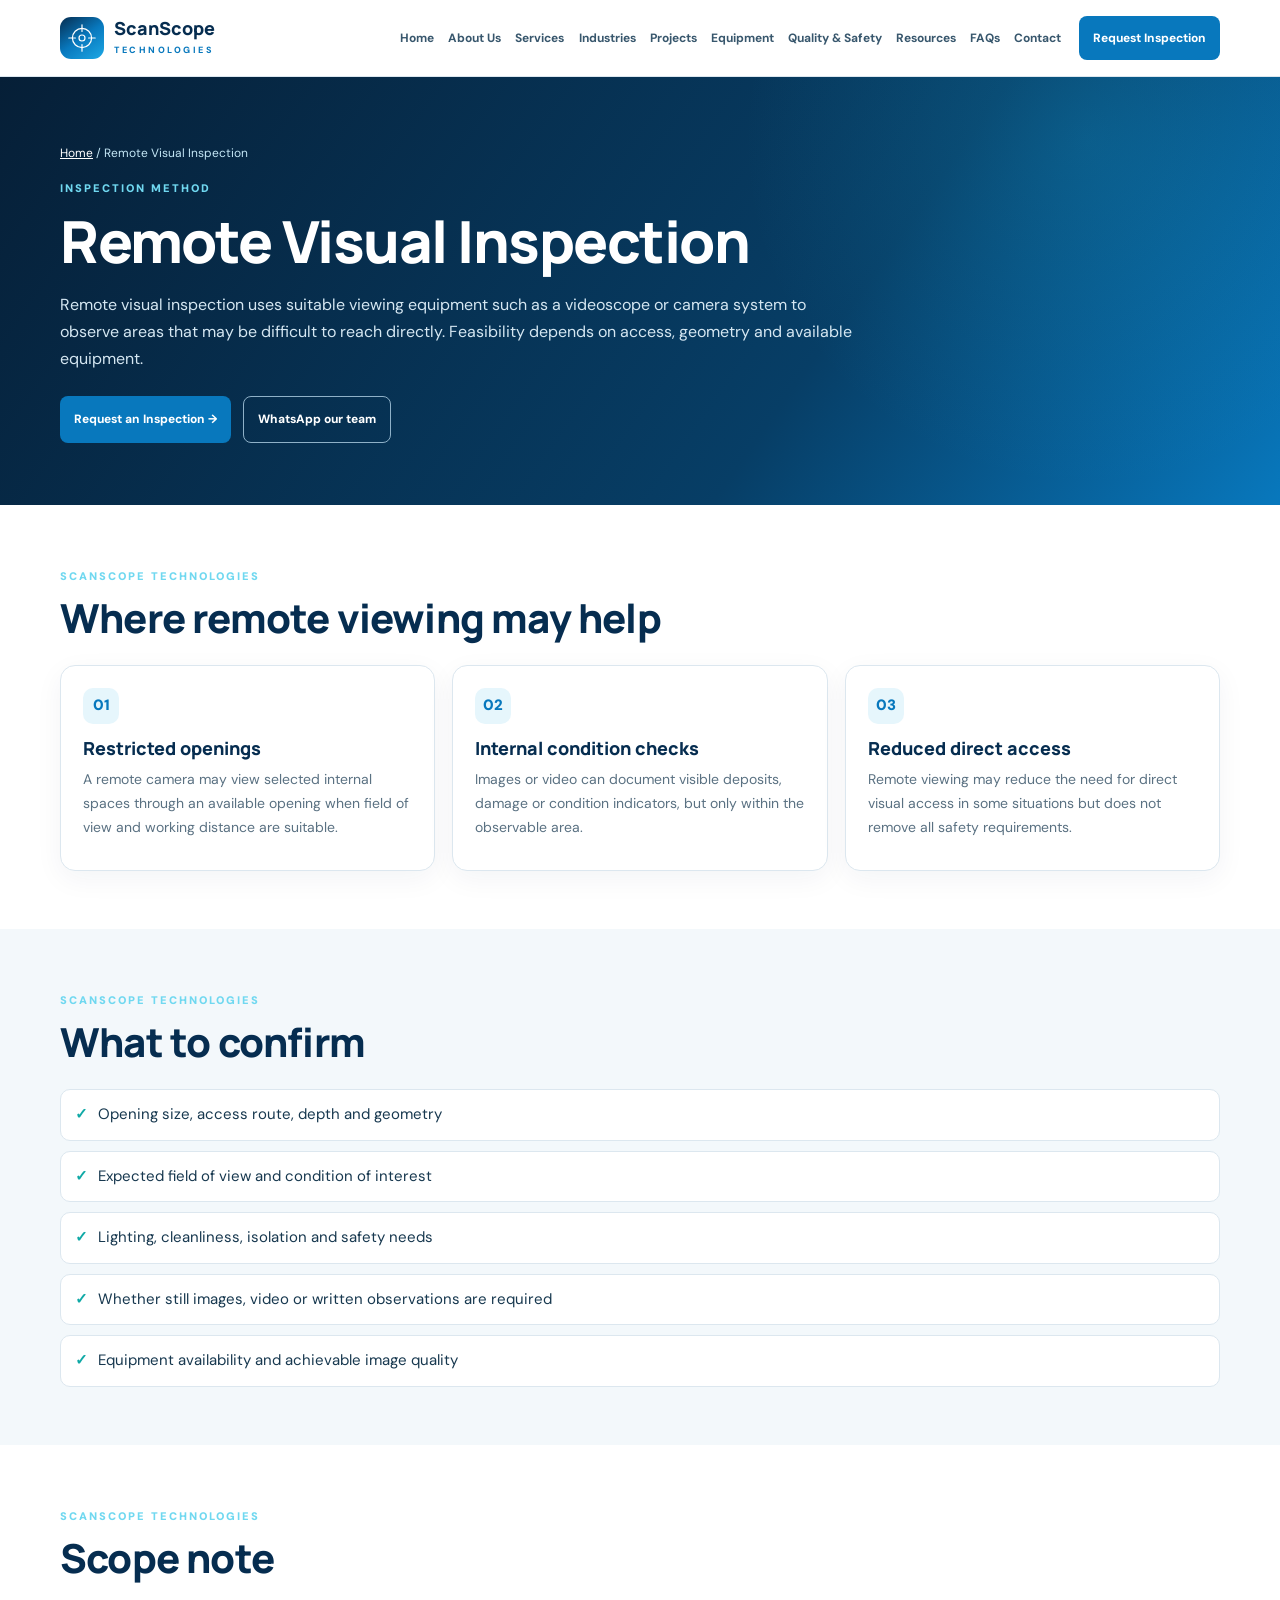
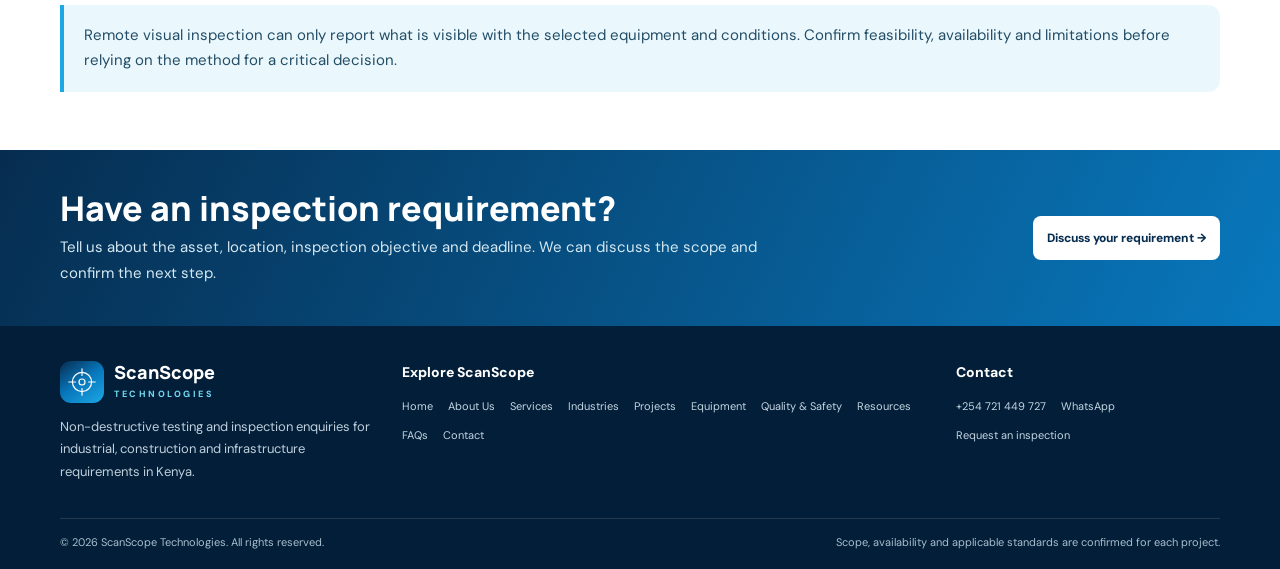
<file: remote-visual-inspection.html>
<!doctype html><html lang="en"><head><meta charset="utf-8"><meta name="viewport" content="width=device-width, initial-scale=1"><title>Remote Visual Inspection | ScanScope Technologies</title><meta name="description" content="Remote visual inspection considerations for restricted access areas, including probe access, image quality and documentation."><meta name="theme-color" content="#062d50"><link rel="canonical" href="https://scanscopetechnologies.vercel.app/remote-visual-inspection.html"><link rel="icon" href="favicon.svg" type="image/svg+xml"><link rel="preconnect" href="https://fonts.googleapis.com"><link rel="preconnect" href="https://fonts.gstatic.com" crossorigin><link href="https://fonts.googleapis.com/css2?family=DM+Sans:wght@400;500;600;700;800&family=Manrope:wght@400;500;600;700;800&display=swap" rel="stylesheet"><style>
:root{--navy:#062d50;--blue:#0878bd;--cyan:#1da8e5;--teal:#10a9a6;--ink:#17384f;--muted:#5a7182;--line:#dce7ef;--pale:#f3f8fb;--shadow:0 18px 48px rgba(6,45,80,.09)}*{box-sizing:border-box}html{scroll-behavior:smooth;scroll-padding-top:100px}body{margin:0;color:var(--ink);font:15px/1.7 "DM Sans",Arial,sans-serif;background:#fff}a{color:inherit;text-decoration:none}.wrap{width:min(1160px,calc(100% - 44px));margin:auto}header{position:sticky;top:0;z-index:30;background:rgba(255,255,255,.96);backdrop-filter:blur(14px);border-bottom:1px solid var(--line)}.nav{min-height:78px;display:flex;align-items:center;gap:14px}.brand{display:flex;align-items:center;gap:10px;flex-shrink:0}.logo{width:42px;height:42px;border-radius:11px;background:linear-gradient(145deg,#062d50,#0878bd,#1da8e5);color:#fff;display:grid;place-items:center;font-weight:900;font-size:20px}.brand-name{font:800 18px/1.15 Manrope,sans-serif;color:var(--navy)}.brand-sub{font-size:9px;letter-spacing:2.5px;color:var(--blue);font-weight:800}.navlinks{display:flex;align-items:center;gap:11px;margin-left:auto}.navlinks a{font-size:10px;font-weight:800;color:#38576d;white-space:nowrap}.navlinks a:hover,.navlinks a[aria-current=page]{color:var(--blue)}.nav-cta,.btn{display:inline-flex;align-items:center;justify-content:center;gap:8px;border:0;border-radius:8px;background:var(--blue);color:#fff;padding:12px 14px;font-weight:800;font-size:12px;transition:.2s}.nav-cta:hover,.btn:hover{background:var(--navy);transform:translateY(-2px)}.btn.outline{background:transparent;border:1px solid #8fb1c8;color:#fff}.menu{display:none;border:1px solid var(--line);border-radius:8px;background:#fff;color:var(--navy);font-size:23px;padding:5px 11px}.hero{background:radial-gradient(circle at 85% 15%,#19a9d733,transparent 30%),linear-gradient(125deg,#061f37,#073e66 64%,#0878bd);color:#fff;padding:66px 0 62px;position:relative;overflow:hidden}.hero h1{font:800 clamp(36px,5vw,58px)/1.08 Manrope,sans-serif;letter-spacing:-1.5px;margin:12px 0 18px;max-width:900px}.hero p{font-size:16px;color:#d5e7f2;max-width:800px}.eyebrow{font-size:11px;letter-spacing:2px;text-transform:uppercase;font-weight:900;color:#70d8f0}.crumb{font-size:12px;color:#c4e7f6;margin-bottom:16px}.crumb a{color:white;text-decoration:underline}.hero-actions{display:flex;gap:12px;flex-wrap:wrap;margin-top:24px}section{padding:58px 0}.soft{background:var(--pale)}.sectionhead{max-width:800px;margin-bottom:24px}.sectionhead h2{font:800 clamp(27px,3.5vw,40px)/1.12 Manrope,sans-serif;color:var(--navy);margin:8px 0 12px;letter-spacing:-.8px}.lead{color:var(--muted);font-size:16px;margin:0}.grid{display:grid;grid-template-columns:repeat(3,minmax(0,1fr));gap:17px}.card{height:100%;background:#fff;border:1px solid var(--line);border-radius:15px;padding:22px;box-shadow:0 8px 28px #062d500d}.card h3{font:800 18px/1.25 Manrope,sans-serif;color:var(--navy);margin:0 0 9px}.card p{color:var(--muted);font-size:14px;margin:0 0 8px}.num{display:grid;place-items:center;width:36px;height:36px;border-radius:10px;background:#e6f6fc;color:var(--blue);font-weight:900;margin-bottom:13px}.textlink{color:var(--blue);font-weight:800;font-size:13px}.checklist{list-style:none;margin:0;padding:0;display:grid;gap:10px}.checklist li{padding:12px 14px;border:1px solid var(--line);border-radius:10px;background:#fff}.checklist li:before{content:"✓";color:var(--teal);font-weight:900;margin-right:10px}.note{border-left:4px solid var(--cyan);background:#eaf8fd;padding:18px 20px;border-radius:0 12px 12px 0;color:#234d66}.cta{background:linear-gradient(115deg,#062d50,#0878bd);color:#fff;padding:40px 0}.ctainner{display:flex;align-items:center;justify-content:space-between;gap:25px}.ctainner h2{font:800 clamp(25px,3vw,34px)/1.1 Manrope;margin:0 0 8px}.ctainner p{color:#d6e9f3;margin:0;max-width:700px}.ctainner .btn{background:#fff;color:var(--navy);flex-shrink:0}details{border:1px solid var(--line);border-radius:12px;background:#fff;padding:17px 19px}details+details{margin-top:12px}summary{cursor:pointer;font-weight:800;color:var(--navy)}details p{color:var(--muted);margin:12px 0 0;font-size:14px}footer{background:#031e38;color:#fff;padding:35px 0 18px}.footgrid{display:grid;grid-template-columns:1.2fr 2fr 1fr;gap:25px}.footgrid p{font-size:13px;color:#bfd0dc}.foot-title{font-weight:800;font-size:14px;margin-bottom:12px}.footlinks{display:flex;flex-wrap:wrap;gap:10px 15px}.footlinks a{font-size:11px;color:#c4d6e2}.bottom{border-top:1px solid #ffffff20;margin-top:22px;padding-top:14px;display:flex;justify-content:space-between;gap:12px;font-size:11px;color:#a9bfce}@media(max-width:1180px){.navlinks{gap:7px}.navlinks a{font-size:9px}.nav{gap:9px}.brand-name{font-size:16px}.nav-cta{font-size:10px;padding:10px}}@media(max-width:1000px){.navlinks,.nav>.nav-cta{display:none}.menu{display:block;margin-left:auto}.navlinks.open{display:flex;position:absolute;top:70px;left:14px;right:14px;padding:14px;background:#fff;border:1px solid var(--line);border-radius:13px;box-shadow:var(--shadow);flex-direction:column;align-items:stretch;gap:2px;max-height:calc(100svh - 95px);overflow:auto}.navlinks.open a{padding:12px;font-size:14px;border-radius:8px}.navlinks.open a:hover{background:var(--pale)}.grid{grid-template-columns:repeat(2,minmax(0,1fr))}.footgrid{grid-template-columns:1fr 1fr}.footgrid>div:first-child{grid-column:1/-1}}@media(max-width:620px){.wrap{width:calc(100% - 28px)}.hero{padding:44px 0}.hero h1{font-size:clamp(34px,10vw,45px)}section{padding:42px 0}.grid{grid-template-columns:1fr}.ctainner{align-items:flex-start;flex-direction:column}.ctainner .btn{width:100%}.footgrid{grid-template-columns:1fr}.footgrid>div:first-child{grid-column:auto}.bottom{flex-direction:column}}
/* ScanScope corporate consistency layer */.brand .logo{flex:0 0 44px;display:grid;place-items:center;overflow:hidden}.brand .logo svg{width:30px;height:30px;display:block}header .nav{gap:18px}header .navlinks,header .nav-links{flex-wrap:wrap}header .navlinks a[aria-current="page"],header .nav-links a[aria-current="page"]{color:var(--blue,#0878bd);font-weight:900}header .navlinks a[aria-current="page"]::after,header .nav-links a[aria-current="page"]::after{content:"";display:block;height:2px;background:currentColor;margin-top:4px}footer a:focus-visible,header a:focus-visible,button:focus-visible,.btn:focus-visible{outline:3px solid #1da8e5;outline-offset:3px}@media(max-width:950px){header .nav{position:relative}header .navlinks.open,header .nav-links.open{display:flex;position:absolute;left:0;right:0;top:100%;z-index:100;background:#fff;border:1px solid var(--line,#dce7ef);box-shadow:0 18px 40px rgba(6,45,80,.14);padding:16px;border-radius:0 0 12px 12px;flex-direction:column;align-items:stretch;gap:0;max-height:75vh;overflow:auto}header .navlinks.open a,header .nav-links.open a{padding:10px 8px;border-bottom:1px solid #edf2f6}}@media(prefers-reduced-motion:reduce){html{scroll-behavior:auto}*,*::before,*::after{animation-duration:.01ms!important;animation-iteration-count:1!important;transition-duration:.01ms!important}}</style><meta property="og:type" content="website"><meta property="og:site_name" content="ScanScope Technologies"><meta property="og:title" content="Remote Visual Inspection | ScanScope Technologies"><meta property="og:url" content="https://scanscopetechnologies.vercel.app/remote-visual-inspection.html"><link rel="stylesheet" href="site-shared.css">
</head><body><header><div class="wrap nav"><a class="brand" href="index.html#top"><span class="logo"><svg aria-hidden="true" viewBox="0 0 50 50" fill="none"><circle cx="25" cy="25" r="16" stroke="white" stroke-width="2"/><circle cx="25" cy="25" r="5" stroke="white" stroke-width="2"/><path d="M25 3V14M25 36V47M3 25H14M36 25H47" stroke="white" stroke-linecap="round" stroke-width="2"/></svg></span><span><span class="brand-name">ScanScope</span><span class="brand-sub" style="display:block">TECHNOLOGIES</span></span></a><nav class="navlinks" id="navlinks" aria-label="Main navigation"><a href="index.html#top">Home</a><a href="about.html">About Us</a><a href="capabilities.html">Services</a><a href="industries.html">Industries</a><a href="projects.html">Projects</a><a href="equipment.html">Equipment</a><a href="quality.html">Quality & Safety</a><a href="resources.html">Resources</a><a href="faq.html">FAQs</a><a href="contact.html">Contact</a></nav><a class="nav-cta" href="contact.html">Request Inspection</a><button class="menu" id="menu" aria-label="Open navigation" aria-expanded="false">☰</button></div></header><main><section class="hero"><div class="wrap"><div class="crumb"><a href="index.html">Home</a> / Remote Visual Inspection</div><div class="eyebrow">INSPECTION METHOD</div><h1>Remote Visual Inspection</h1><p>Remote visual inspection uses suitable viewing equipment such as a videoscope or camera system to observe areas that may be difficult to reach directly. Feasibility depends on access, geometry and available equipment.</p><div class="hero-actions"><a class="btn" href="contact.html">Request an Inspection →</a><a class="btn outline" href="https://wa.me/254721449727?text=Hello%20ScanScope%20Technologies%2C%20I%20would%20like%20to%20discuss%20an%20inspection." target="_blank" rel="noopener">WhatsApp our team</a></div></div></section><section class=""><div class="wrap"><div class="sectionhead"><span class="eyebrow">SCANSCOPE TECHNOLOGIES</span><h2>Where remote viewing may help</h2></div><div class="grid"><article class="card"><span class="num">01</span><h3>Restricted openings</h3><p>A remote camera may view selected internal spaces through an available opening when field of view and working distance are suitable.</p></article><article class="card"><span class="num">02</span><h3>Internal condition checks</h3><p>Images or video can document visible deposits, damage or condition indicators, but only within the observable area.</p></article><article class="card"><span class="num">03</span><h3>Reduced direct access</h3><p>Remote viewing may reduce the need for direct visual access in some situations but does not remove all safety requirements.</p></article></div></div></section><section class="soft"><div class="wrap"><div class="sectionhead"><span class="eyebrow">SCANSCOPE TECHNOLOGIES</span><h2>What to confirm</h2></div><ul class="checklist"><li>Opening size, access route, depth and geometry</li><li>Expected field of view and condition of interest</li><li>Lighting, cleanliness, isolation and safety needs</li><li>Whether still images, video or written observations are required</li><li>Equipment availability and achievable image quality</li></ul></div></section><section class=""><div class="wrap"><div class="sectionhead"><span class="eyebrow">SCANSCOPE TECHNOLOGIES</span><h2>Scope note</h2></div><div class="note">Remote visual inspection can only report what is visible with the selected equipment and conditions. Confirm feasibility, availability and limitations before relying on the method for a critical decision.</div></div></section><section class="cta"><div class="wrap ctainner"><div><h2>Have an inspection requirement?</h2><p>Tell us about the asset, location, inspection objective and deadline. We can discuss the scope and confirm the next step.</p></div><a class="btn" href="contact.html">Discuss your requirement →</a></div></section></main><footer><div class="wrap"><div class="footgrid"><div><a class="brand" href="index.html#top"><span class="logo"><svg aria-hidden="true" viewBox="0 0 50 50" fill="none"><circle cx="25" cy="25" r="16" stroke="white" stroke-width="2"/><circle cx="25" cy="25" r="5" stroke="white" stroke-width="2"/><path d="M25 3V14M25 36V47M3 25H14M36 25H47" stroke="white" stroke-linecap="round" stroke-width="2"/></svg></span><span><span class="brand-name" style="color:white">ScanScope</span><span class="brand-sub" style="display:block;color:#70d8f0">TECHNOLOGIES</span></span></a><p>Non-destructive testing and inspection enquiries for industrial, construction and infrastructure requirements in Kenya.</p></div><div><div class="foot-title">Explore ScanScope</div><nav class="footlinks"><a href="index.html#top">Home</a><a href="about.html">About Us</a><a href="capabilities.html">Services</a><a href="industries.html">Industries</a><a href="projects.html">Projects</a><a href="equipment.html">Equipment</a><a href="quality.html">Quality & Safety</a><a href="resources.html">Resources</a><a href="faq.html">FAQs</a><a href="contact.html">Contact</a></nav></div><div><div class="foot-title">Contact</div><div class="footlinks"><a href="tel:+254721449727">+254 721 449 727</a><a href="https://wa.me/254721449727">WhatsApp</a><a href="contact.html">Request an inspection</a></div></div></div><div class="bottom"><span>© 2026 ScanScope Technologies. All rights reserved.</span><span>Scope, availability and applicable standards are confirmed for each project.</span></div></div></footer><script>const menu=document.getElementById('menu'),links=document.getElementById('navlinks');if(menu&&links){menu.addEventListener('click',()=>{const open=links.classList.toggle('open');menu.setAttribute('aria-expanded',String(open));menu.textContent=open?'×':'☰'});links.querySelectorAll('a').forEach(a=>a.addEventListener('click',()=>{links.classList.remove('open');menu.setAttribute('aria-expanded','false');menu.textContent='☰'}));document.addEventListener('click',e=>{if(!menu.contains(e.target)&&!links.contains(e.target)){links.classList.remove('open');menu.setAttribute('aria-expanded','false');menu.textContent='☰'}})}</script><script>(function(){const file=(location.pathname.split('/').pop()||'index.html').toLowerCase();document.querySelectorAll('header nav a').forEach(a=>{const target=((a.getAttribute('href')||'').split('#')[0]||'index.html').toLowerCase();if(target===file)a.setAttribute('aria-current','page');else a.removeAttribute('aria-current')})})();</script><script src="site-shared.js" defer></script>
</body></html>
</file>
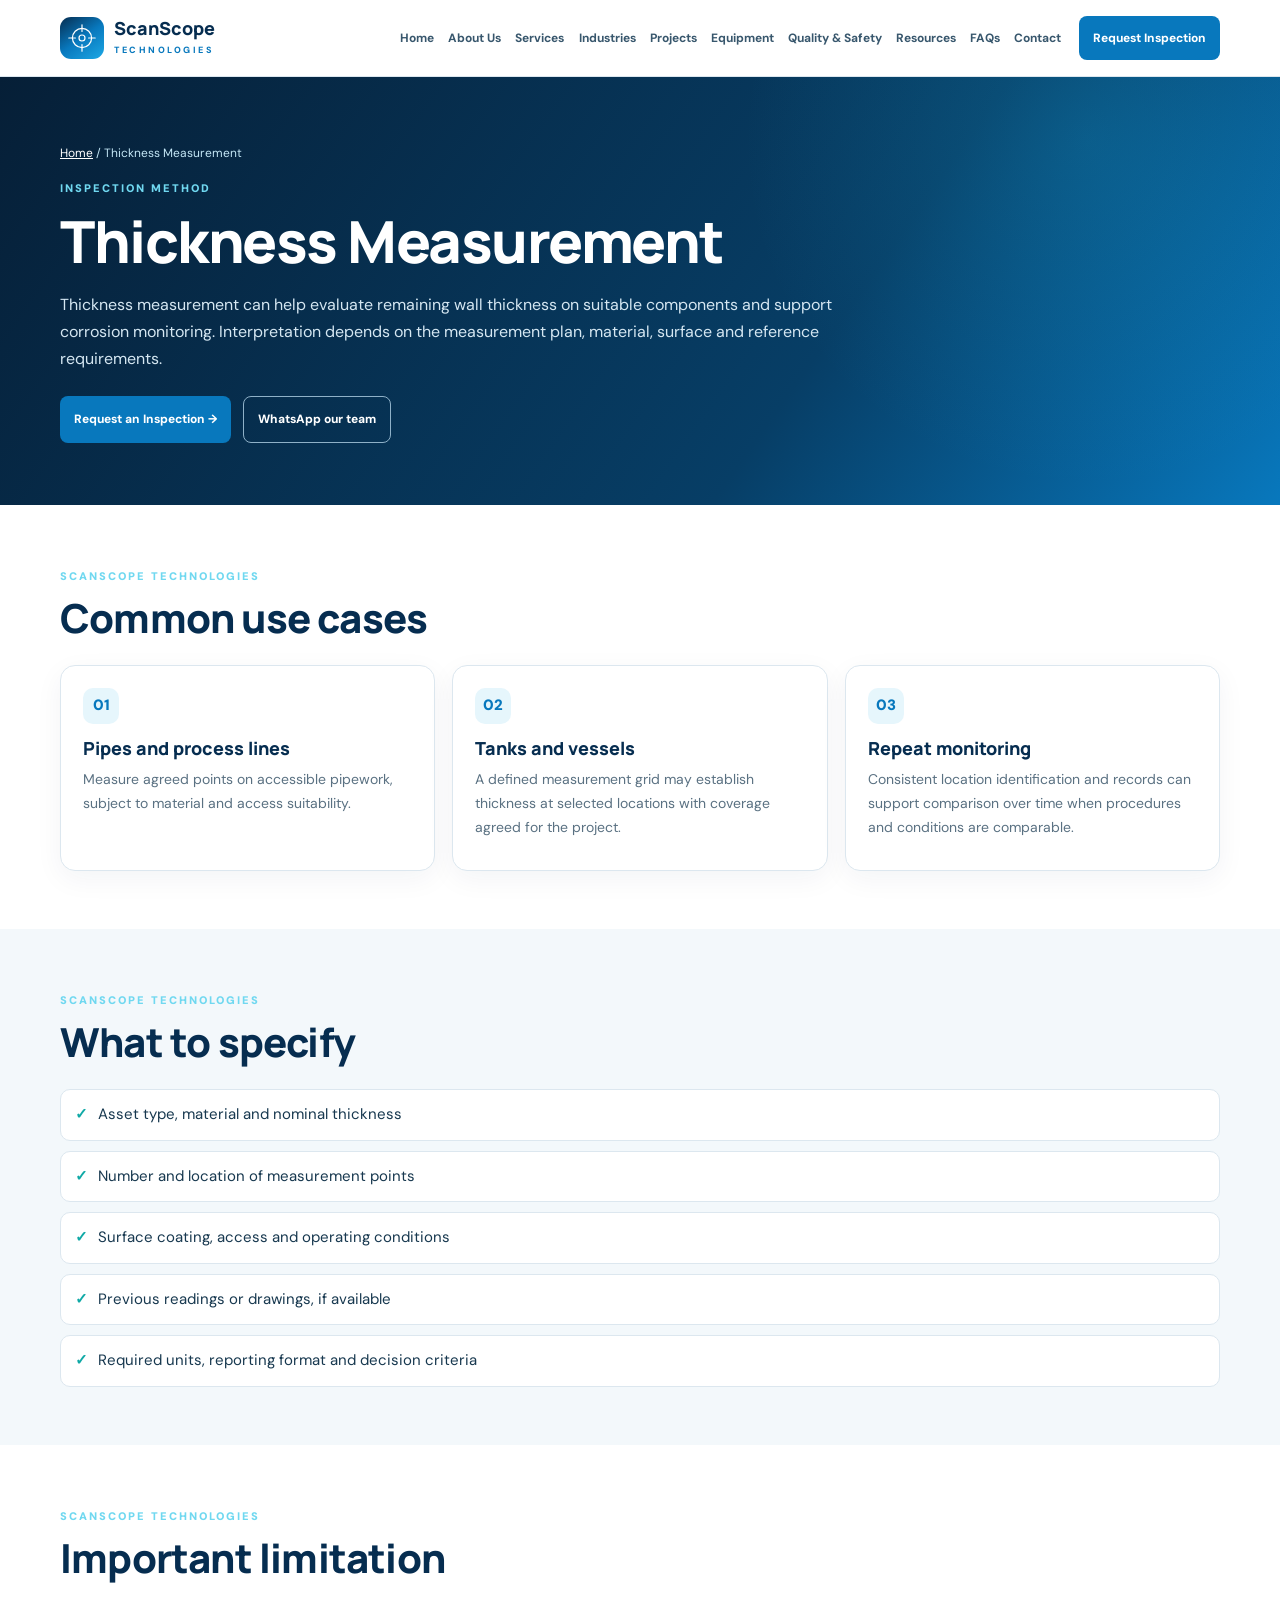
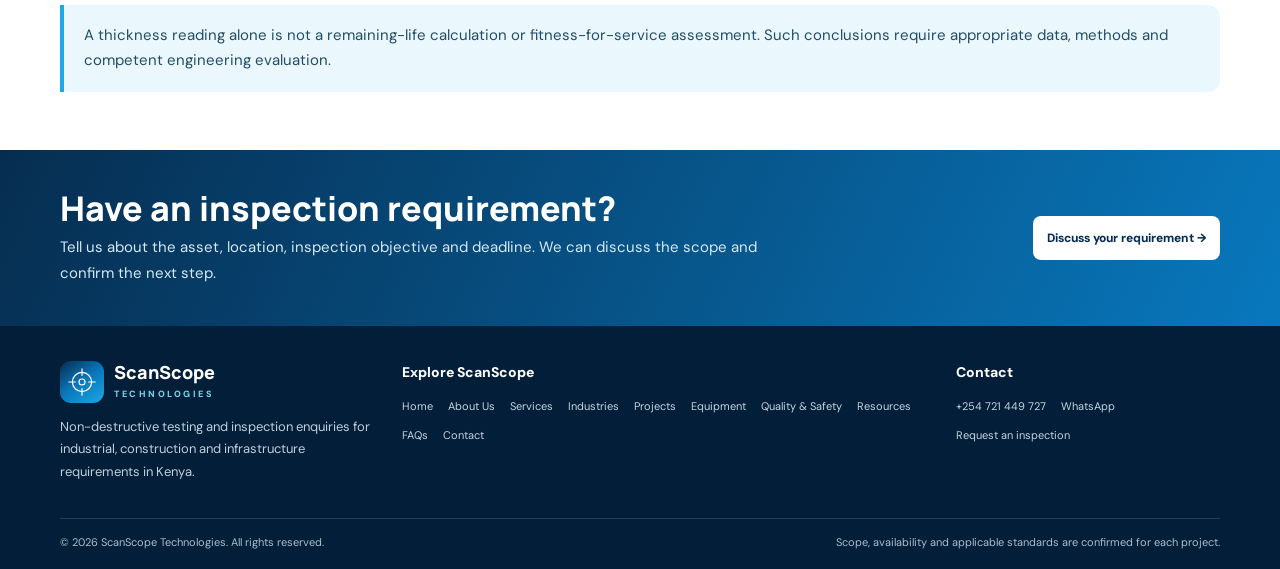
<file: thickness-measurement.html>
<!doctype html><html lang="en"><head><meta charset="utf-8"><meta name="viewport" content="width=device-width, initial-scale=1"><title>Thickness Measurement | ScanScope Technologies</title><meta name="description" content="Ultrasonic thickness measurement, corrosion monitoring considerations and preparing a thickness survey request."><meta name="theme-color" content="#062d50"><link rel="canonical" href="https://scanscopetechnologies.vercel.app/thickness-measurement.html"><link rel="icon" href="favicon.svg" type="image/svg+xml"><link rel="preconnect" href="https://fonts.googleapis.com"><link rel="preconnect" href="https://fonts.gstatic.com" crossorigin><link href="https://fonts.googleapis.com/css2?family=DM+Sans:wght@400;500;600;700;800&family=Manrope:wght@400;500;600;700;800&display=swap" rel="stylesheet"><style>
:root{--navy:#062d50;--blue:#0878bd;--cyan:#1da8e5;--teal:#10a9a6;--ink:#17384f;--muted:#5a7182;--line:#dce7ef;--pale:#f3f8fb;--shadow:0 18px 48px rgba(6,45,80,.09)}*{box-sizing:border-box}html{scroll-behavior:smooth;scroll-padding-top:100px}body{margin:0;color:var(--ink);font:15px/1.7 "DM Sans",Arial,sans-serif;background:#fff}a{color:inherit;text-decoration:none}.wrap{width:min(1160px,calc(100% - 44px));margin:auto}header{position:sticky;top:0;z-index:30;background:rgba(255,255,255,.96);backdrop-filter:blur(14px);border-bottom:1px solid var(--line)}.nav{min-height:78px;display:flex;align-items:center;gap:14px}.brand{display:flex;align-items:center;gap:10px;flex-shrink:0}.logo{width:42px;height:42px;border-radius:11px;background:linear-gradient(145deg,#062d50,#0878bd,#1da8e5);color:#fff;display:grid;place-items:center;font-weight:900;font-size:20px}.brand-name{font:800 18px/1.15 Manrope,sans-serif;color:var(--navy)}.brand-sub{font-size:9px;letter-spacing:2.5px;color:var(--blue);font-weight:800}.navlinks{display:flex;align-items:center;gap:11px;margin-left:auto}.navlinks a{font-size:10px;font-weight:800;color:#38576d;white-space:nowrap}.navlinks a:hover,.navlinks a[aria-current=page]{color:var(--blue)}.nav-cta,.btn{display:inline-flex;align-items:center;justify-content:center;gap:8px;border:0;border-radius:8px;background:var(--blue);color:#fff;padding:12px 14px;font-weight:800;font-size:12px;transition:.2s}.nav-cta:hover,.btn:hover{background:var(--navy);transform:translateY(-2px)}.btn.outline{background:transparent;border:1px solid #8fb1c8;color:#fff}.menu{display:none;border:1px solid var(--line);border-radius:8px;background:#fff;color:var(--navy);font-size:23px;padding:5px 11px}.hero{background:radial-gradient(circle at 85% 15%,#19a9d733,transparent 30%),linear-gradient(125deg,#061f37,#073e66 64%,#0878bd);color:#fff;padding:66px 0 62px;position:relative;overflow:hidden}.hero h1{font:800 clamp(36px,5vw,58px)/1.08 Manrope,sans-serif;letter-spacing:-1.5px;margin:12px 0 18px;max-width:900px}.hero p{font-size:16px;color:#d5e7f2;max-width:800px}.eyebrow{font-size:11px;letter-spacing:2px;text-transform:uppercase;font-weight:900;color:#70d8f0}.crumb{font-size:12px;color:#c4e7f6;margin-bottom:16px}.crumb a{color:white;text-decoration:underline}.hero-actions{display:flex;gap:12px;flex-wrap:wrap;margin-top:24px}section{padding:58px 0}.soft{background:var(--pale)}.sectionhead{max-width:800px;margin-bottom:24px}.sectionhead h2{font:800 clamp(27px,3.5vw,40px)/1.12 Manrope,sans-serif;color:var(--navy);margin:8px 0 12px;letter-spacing:-.8px}.lead{color:var(--muted);font-size:16px;margin:0}.grid{display:grid;grid-template-columns:repeat(3,minmax(0,1fr));gap:17px}.card{height:100%;background:#fff;border:1px solid var(--line);border-radius:15px;padding:22px;box-shadow:0 8px 28px #062d500d}.card h3{font:800 18px/1.25 Manrope,sans-serif;color:var(--navy);margin:0 0 9px}.card p{color:var(--muted);font-size:14px;margin:0 0 8px}.num{display:grid;place-items:center;width:36px;height:36px;border-radius:10px;background:#e6f6fc;color:var(--blue);font-weight:900;margin-bottom:13px}.textlink{color:var(--blue);font-weight:800;font-size:13px}.checklist{list-style:none;margin:0;padding:0;display:grid;gap:10px}.checklist li{padding:12px 14px;border:1px solid var(--line);border-radius:10px;background:#fff}.checklist li:before{content:"✓";color:var(--teal);font-weight:900;margin-right:10px}.note{border-left:4px solid var(--cyan);background:#eaf8fd;padding:18px 20px;border-radius:0 12px 12px 0;color:#234d66}.cta{background:linear-gradient(115deg,#062d50,#0878bd);color:#fff;padding:40px 0}.ctainner{display:flex;align-items:center;justify-content:space-between;gap:25px}.ctainner h2{font:800 clamp(25px,3vw,34px)/1.1 Manrope;margin:0 0 8px}.ctainner p{color:#d6e9f3;margin:0;max-width:700px}.ctainner .btn{background:#fff;color:var(--navy);flex-shrink:0}details{border:1px solid var(--line);border-radius:12px;background:#fff;padding:17px 19px}details+details{margin-top:12px}summary{cursor:pointer;font-weight:800;color:var(--navy)}details p{color:var(--muted);margin:12px 0 0;font-size:14px}footer{background:#031e38;color:#fff;padding:35px 0 18px}.footgrid{display:grid;grid-template-columns:1.2fr 2fr 1fr;gap:25px}.footgrid p{font-size:13px;color:#bfd0dc}.foot-title{font-weight:800;font-size:14px;margin-bottom:12px}.footlinks{display:flex;flex-wrap:wrap;gap:10px 15px}.footlinks a{font-size:11px;color:#c4d6e2}.bottom{border-top:1px solid #ffffff20;margin-top:22px;padding-top:14px;display:flex;justify-content:space-between;gap:12px;font-size:11px;color:#a9bfce}@media(max-width:1180px){.navlinks{gap:7px}.navlinks a{font-size:9px}.nav{gap:9px}.brand-name{font-size:16px}.nav-cta{font-size:10px;padding:10px}}@media(max-width:1000px){.navlinks,.nav>.nav-cta{display:none}.menu{display:block;margin-left:auto}.navlinks.open{display:flex;position:absolute;top:70px;left:14px;right:14px;padding:14px;background:#fff;border:1px solid var(--line);border-radius:13px;box-shadow:var(--shadow);flex-direction:column;align-items:stretch;gap:2px;max-height:calc(100svh - 95px);overflow:auto}.navlinks.open a{padding:12px;font-size:14px;border-radius:8px}.navlinks.open a:hover{background:var(--pale)}.grid{grid-template-columns:repeat(2,minmax(0,1fr))}.footgrid{grid-template-columns:1fr 1fr}.footgrid>div:first-child{grid-column:1/-1}}@media(max-width:620px){.wrap{width:calc(100% - 28px)}.hero{padding:44px 0}.hero h1{font-size:clamp(34px,10vw,45px)}section{padding:42px 0}.grid{grid-template-columns:1fr}.ctainner{align-items:flex-start;flex-direction:column}.ctainner .btn{width:100%}.footgrid{grid-template-columns:1fr}.footgrid>div:first-child{grid-column:auto}.bottom{flex-direction:column}}
/* ScanScope corporate consistency layer */.brand .logo{flex:0 0 44px;display:grid;place-items:center;overflow:hidden}.brand .logo svg{width:30px;height:30px;display:block}header .nav{gap:18px}header .navlinks,header .nav-links{flex-wrap:wrap}header .navlinks a[aria-current="page"],header .nav-links a[aria-current="page"]{color:var(--blue,#0878bd);font-weight:900}header .navlinks a[aria-current="page"]::after,header .nav-links a[aria-current="page"]::after{content:"";display:block;height:2px;background:currentColor;margin-top:4px}footer a:focus-visible,header a:focus-visible,button:focus-visible,.btn:focus-visible{outline:3px solid #1da8e5;outline-offset:3px}@media(max-width:950px){header .nav{position:relative}header .navlinks.open,header .nav-links.open{display:flex;position:absolute;left:0;right:0;top:100%;z-index:100;background:#fff;border:1px solid var(--line,#dce7ef);box-shadow:0 18px 40px rgba(6,45,80,.14);padding:16px;border-radius:0 0 12px 12px;flex-direction:column;align-items:stretch;gap:0;max-height:75vh;overflow:auto}header .navlinks.open a,header .nav-links.open a{padding:10px 8px;border-bottom:1px solid #edf2f6}}@media(prefers-reduced-motion:reduce){html{scroll-behavior:auto}*,*::before,*::after{animation-duration:.01ms!important;animation-iteration-count:1!important;transition-duration:.01ms!important}}</style><meta property="og:type" content="website"><meta property="og:site_name" content="ScanScope Technologies"><meta property="og:title" content="Thickness Measurement | ScanScope Technologies"><meta property="og:url" content="https://scanscopetechnologies.vercel.app/thickness-measurement.html"><link rel="stylesheet" href="site-shared.css">
</head><body><header><div class="wrap nav"><a class="brand" href="index.html#top"><span class="logo"><svg aria-hidden="true" viewBox="0 0 50 50" fill="none"><circle cx="25" cy="25" r="16" stroke="white" stroke-width="2"/><circle cx="25" cy="25" r="5" stroke="white" stroke-width="2"/><path d="M25 3V14M25 36V47M3 25H14M36 25H47" stroke="white" stroke-linecap="round" stroke-width="2"/></svg></span><span><span class="brand-name">ScanScope</span><span class="brand-sub" style="display:block">TECHNOLOGIES</span></span></a><nav class="navlinks" id="navlinks" aria-label="Main navigation"><a href="index.html#top">Home</a><a href="about.html">About Us</a><a href="capabilities.html">Services</a><a href="industries.html">Industries</a><a href="projects.html">Projects</a><a href="equipment.html">Equipment</a><a href="quality.html">Quality & Safety</a><a href="resources.html">Resources</a><a href="faq.html">FAQs</a><a href="contact.html">Contact</a></nav><a class="nav-cta" href="contact.html">Request Inspection</a><button class="menu" id="menu" aria-label="Open navigation" aria-expanded="false">☰</button></div></header><main><section class="hero"><div class="wrap"><div class="crumb"><a href="index.html">Home</a> / Thickness Measurement</div><div class="eyebrow">INSPECTION METHOD</div><h1>Thickness Measurement</h1><p>Thickness measurement can help evaluate remaining wall thickness on suitable components and support corrosion monitoring. Interpretation depends on the measurement plan, material, surface and reference requirements.</p><div class="hero-actions"><a class="btn" href="contact.html">Request an Inspection →</a><a class="btn outline" href="https://wa.me/254721449727?text=Hello%20ScanScope%20Technologies%2C%20I%20would%20like%20to%20discuss%20an%20inspection." target="_blank" rel="noopener">WhatsApp our team</a></div></div></section><section class=""><div class="wrap"><div class="sectionhead"><span class="eyebrow">SCANSCOPE TECHNOLOGIES</span><h2>Common use cases</h2></div><div class="grid"><article class="card"><span class="num">01</span><h3>Pipes and process lines</h3><p>Measure agreed points on accessible pipework, subject to material and access suitability.</p></article><article class="card"><span class="num">02</span><h3>Tanks and vessels</h3><p>A defined measurement grid may establish thickness at selected locations with coverage agreed for the project.</p></article><article class="card"><span class="num">03</span><h3>Repeat monitoring</h3><p>Consistent location identification and records can support comparison over time when procedures and conditions are comparable.</p></article></div></div></section><section class="soft"><div class="wrap"><div class="sectionhead"><span class="eyebrow">SCANSCOPE TECHNOLOGIES</span><h2>What to specify</h2></div><ul class="checklist"><li>Asset type, material and nominal thickness</li><li>Number and location of measurement points</li><li>Surface coating, access and operating conditions</li><li>Previous readings or drawings, if available</li><li>Required units, reporting format and decision criteria</li></ul></div></section><section class=""><div class="wrap"><div class="sectionhead"><span class="eyebrow">SCANSCOPE TECHNOLOGIES</span><h2>Important limitation</h2></div><div class="note">A thickness reading alone is not a remaining-life calculation or fitness-for-service assessment. Such conclusions require appropriate data, methods and competent engineering evaluation.</div></div></section><section class="cta"><div class="wrap ctainner"><div><h2>Have an inspection requirement?</h2><p>Tell us about the asset, location, inspection objective and deadline. We can discuss the scope and confirm the next step.</p></div><a class="btn" href="contact.html">Discuss your requirement →</a></div></section></main><footer><div class="wrap"><div class="footgrid"><div><a class="brand" href="index.html#top"><span class="logo"><svg aria-hidden="true" viewBox="0 0 50 50" fill="none"><circle cx="25" cy="25" r="16" stroke="white" stroke-width="2"/><circle cx="25" cy="25" r="5" stroke="white" stroke-width="2"/><path d="M25 3V14M25 36V47M3 25H14M36 25H47" stroke="white" stroke-linecap="round" stroke-width="2"/></svg></span><span><span class="brand-name" style="color:white">ScanScope</span><span class="brand-sub" style="display:block;color:#70d8f0">TECHNOLOGIES</span></span></a><p>Non-destructive testing and inspection enquiries for industrial, construction and infrastructure requirements in Kenya.</p></div><div><div class="foot-title">Explore ScanScope</div><nav class="footlinks"><a href="index.html#top">Home</a><a href="about.html">About Us</a><a href="capabilities.html">Services</a><a href="industries.html">Industries</a><a href="projects.html">Projects</a><a href="equipment.html">Equipment</a><a href="quality.html">Quality & Safety</a><a href="resources.html">Resources</a><a href="faq.html">FAQs</a><a href="contact.html">Contact</a></nav></div><div><div class="foot-title">Contact</div><div class="footlinks"><a href="tel:+254721449727">+254 721 449 727</a><a href="https://wa.me/254721449727">WhatsApp</a><a href="contact.html">Request an inspection</a></div></div></div><div class="bottom"><span>© 2026 ScanScope Technologies. All rights reserved.</span><span>Scope, availability and applicable standards are confirmed for each project.</span></div></div></footer><script>const menu=document.getElementById('menu'),links=document.getElementById('navlinks');if(menu&&links){menu.addEventListener('click',()=>{const open=links.classList.toggle('open');menu.setAttribute('aria-expanded',String(open));menu.textContent=open?'×':'☰'});links.querySelectorAll('a').forEach(a=>a.addEventListener('click',()=>{links.classList.remove('open');menu.setAttribute('aria-expanded','false');menu.textContent='☰'}));document.addEventListener('click',e=>{if(!menu.contains(e.target)&&!links.contains(e.target)){links.classList.remove('open');menu.setAttribute('aria-expanded','false');menu.textContent='☰'}})}</script><script>(function(){const file=(location.pathname.split('/').pop()||'index.html').toLowerCase();document.querySelectorAll('header nav a').forEach(a=>{const target=((a.getAttribute('href')||'').split('#')[0]||'index.html').toLowerCase();if(target===file)a.setAttribute('aria-current','page');else a.removeAttribute('aria-current')})})();</script><script src="site-shared.js" defer></script>
</body></html>
</file>
<file: site-shared.css>
/* ScanScope shared corporate UI layer — preserves each page's existing content and the homepage hero. */
:root{--ss-navy:#062d50;--ss-blue:#0878bd;--ss-cyan:#1da8e5;--ss-ink:#17384f;--ss-muted:#5a7182;--ss-line:#dce7ef;--ss-pale:#f4f8fb}
html{scroll-padding-top:110px}
body{overflow-wrap:break-word}
a:focus-visible,button:focus-visible,input:focus-visible,select:focus-visible,textarea:focus-visible{outline:3px solid #19a9d7;outline-offset:3px}
header{isolation:isolate}
header .nav{min-height:76px;gap:18px}
header .navlinks,header .nav-links{align-items:center;gap:clamp(8px,1.1vw,17px)}
header .navlinks a,header .nav-links a{font-size:12px;font-weight:700;line-height:1.35;white-space:nowrap;transition:color .18s ease}
header .navlinks a:hover,header .nav-links a:hover{color:var(--ss-blue)}
header .navlinks a[aria-current="page"],header .nav-links a[aria-current="page"]{color:var(--ss-blue);font-weight:800}
header .nav-cta,header .phone-btn{flex-shrink:0;white-space:nowrap}
header .menu{cursor:pointer;flex-shrink:0}
footer a:hover{color:var(--ss-cyan)}
main section[id],section[id]{scroll-margin-top:110px}
img{height:auto}
@media(max-width:1100px){
 header .nav{flex-wrap:wrap}
 header .navlinks,header .nav-links{gap:10px}
 header .navlinks a,header .nav-links a{font-size:11px}
}
@media(max-width:900px){
 header .nav{position:relative;flex-wrap:nowrap;min-height:72px}
 header .navlinks,header .nav-links{display:none;position:absolute;top:calc(100% + 1px);left:0;right:0;z-index:100;max-height:calc(100vh - 90px);overflow:auto;padding:16px;background:#fff;border:1px solid var(--ss-line);border-radius:0 0 14px 14px;box-shadow:0 18px 35px rgba(6,45,80,.15);align-items:stretch;gap:0}
 header .navlinks.open,header .nav-links.open{display:flex;flex-direction:column}
 header .navlinks a,header .nav-links a{font-size:14px;white-space:normal;padding:11px 8px;border-bottom:1px solid #edf2f6}
 header .navlinks a:last-child,header .nav-links a:last-child{border-bottom:0}
 header .nav-cta{margin-left:auto}
}
@media(max-width:520px){
 .wrap{width:min(100% - 32px,1160px)}
 header .nav{gap:10px}
 header .nav-cta{font-size:11px;padding:10px 11px}
 header .brand-name{font-size:14px}
 header .brand-sub{font-size:9px;letter-spacing:.08em}
}
</file>
